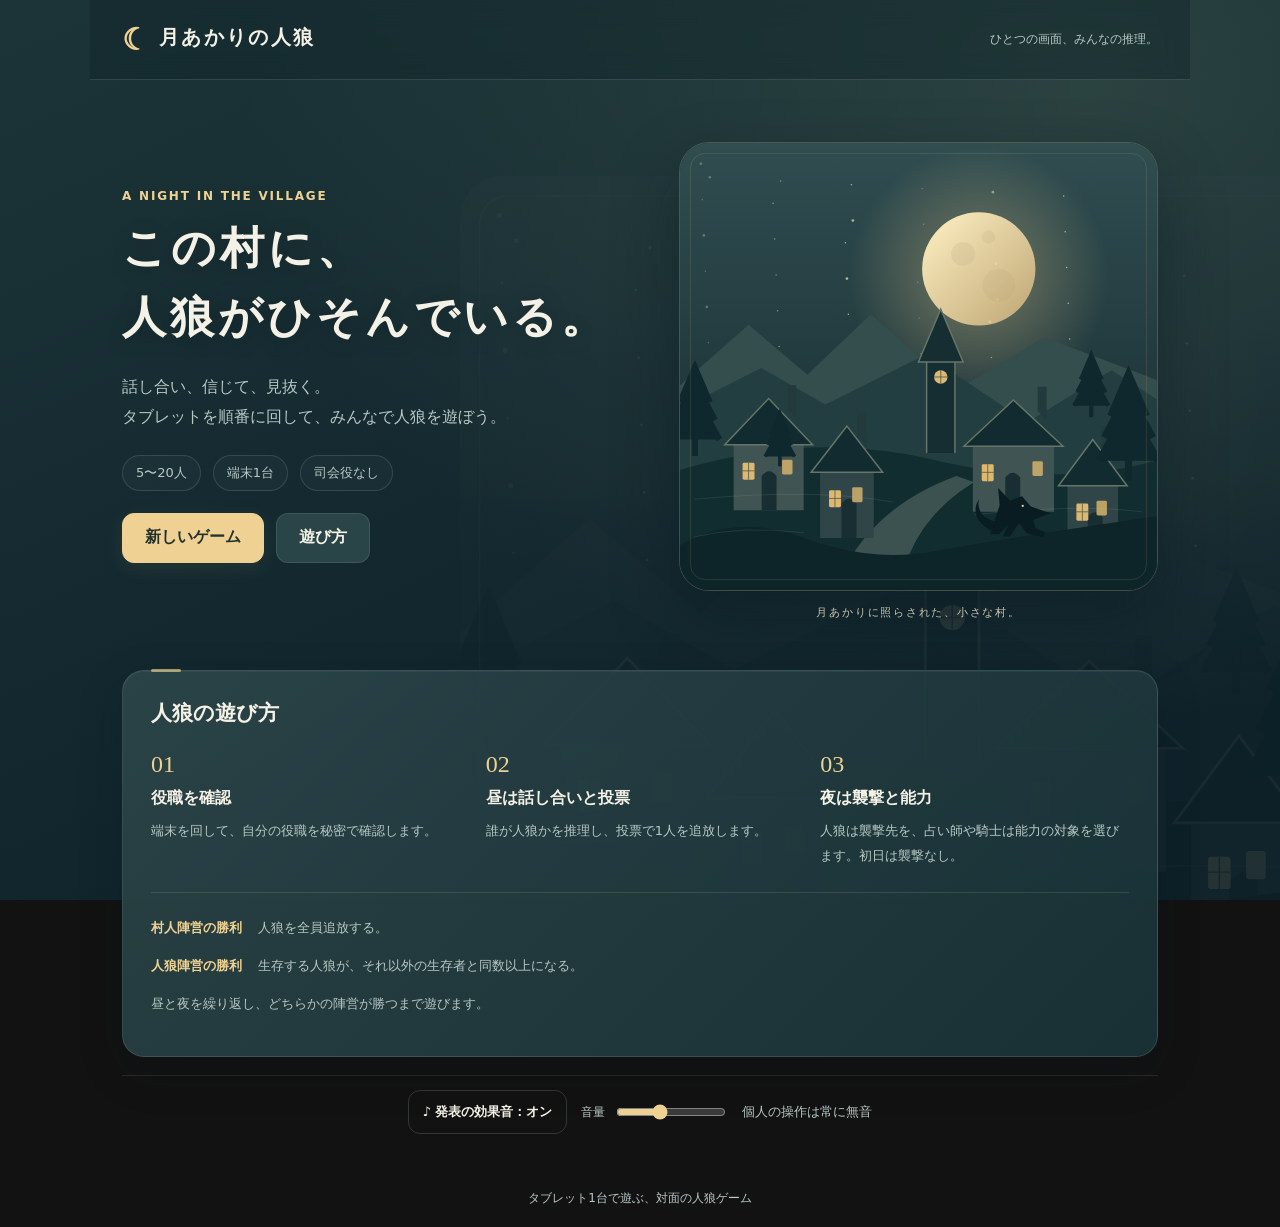
<file: index.html>
<!doctype html>
<html lang="ja"><head><meta charset="utf-8"><meta name="viewport" content="width=device-width,initial-scale=1"><meta name="theme-color" content="#172d30"><title>月あかりの人狼</title><style>:root{color-scheme:dark;--bg:#132629;--panel:#20383b;--line:#466062;--ink:#f4f1e6;--muted:#b8c9c5;--gold:#edcc88;--green:#b9dfcc}*{box-sizing:border-box}body{margin:0;color:var(--ink);background:radial-gradient(ellipse at 90% 0,#3c5553,transparent 50%),var(--bg);font-family:system-ui,'Yu Gothic',sans-serif;min-height:100vh;font-size:16px}header,main,footer{max-width:1100px;margin:auto;padding:22px 32px}header{display:flex;align-items:center;justify-content:space-between;border-bottom:1px solid #ffffff20}.brand{color:var(--ink);text-decoration:none;font-weight:750;font-size:20px;letter-spacing:.07em}.brand span{color:var(--gold);font-size:30px;vertical-align:middle}.tag,footer{font-size:12px;color:var(--muted)}footer{text-align:center;padding:20px}main{padding-top:30px}h1{font-size:clamp(28px,4vw,44px);line-height:1.4;margin:10px 0 20px;letter-spacing:.035em}h2{font-size:21px;margin:0 0 18px}h3{font-size:17px}.eyebrow{color:var(--gold);font-size:12px;letter-spacing:.15em;font-weight:700}.lead{color:var(--muted);line-height:1.9;max-width:650px}.panel{border:1px solid var(--line);background:#20383be6;border-radius:22px;padding:28px;margin:18px 0}.hero{display:grid;grid-template-columns:1.3fr .7fr;gap:28px;align-items:center;padding:35px 0}.moon{width:210px;height:210px;border-radius:50%;background:radial-gradient(circle at 30% 30%,#fff3c9,#d4b876);box-shadow:0 0 95px #edcc8830;position:relative;margin:auto}.moon:after{content:'';position:absolute;left:65px;top:-20px;width:180px;height:180px;background:#233a3c;border-radius:50%}.village{display:flex;justify-content:center;gap:8px;margin-top:24px;color:var(--gold);font-size:35px}.pills,.actions{display:flex;gap:12px;flex-wrap:wrap;margin:22px 0}.pill{font-size:13px;border:1px solid var(--line);border-radius:99px;padding:8px 13px;color:var(--muted)}button,.button{border:1px solid var(--line);background:#2a4548;color:var(--ink);min-height:50px;padding:13px 22px;border-radius:12px;font:inherit;font-weight:650;cursor:pointer;text-decoration:none;display:inline-flex;align-items:center;justify-content:center;gap:8px}button:hover{background:#36575a}button.primary{background:var(--gold);color:#24322d;border-color:var(--gold)}button.secondary{color:var(--green)}button:disabled{opacity:.4;cursor:default}button:focus-visible,input:focus-visible,select:focus-visible,summary:focus-visible{outline:3px solid var(--gold);outline-offset:3px}.wide{width:100%}.split{display:grid;grid-template-columns:1fr 1fr;gap:22px}.names{display:grid;grid-template-columns:1fr 1fr;gap:10px}label{display:block;color:var(--muted);font-size:14px}input,select{background:#152d30;color:var(--ink);border:1px solid var(--line);border-radius:10px;min-height:48px;padding:10px 12px;font:inherit;max-width:100%}input[type=text]{width:100%;margin-top:5px}.names label{display:flex;gap:9px;align-items:center}.names input{margin:0}.roles{display:grid;gap:10px}.role-row{display:flex;gap:12px;align-items:center;border-bottom:1px solid #ffffff12;padding:9px 0}.role-icon{font-size:29px;color:var(--gold);width:36px;text-align:center}.role-info{flex:1}.role-info strong{font-size:16px}.role-info small{display:block;color:var(--muted);font-size:12px;margin-top:4px;line-height:1.6}.stepper{display:flex;align-items:center;gap:10px}.stepper button{padding:0;min-width:48px;font-size:23px}.stepper output{min-width:18px;text-align:center}.special{font-size:11px;color:var(--green);margin-left:8px}.hint{font-size:13px;color:var(--muted);line-height:1.8}.notice{padding:14px 18px;border-left:3px solid var(--gold);background:#edcc8810;line-height:1.8;margin:18px 0}.error{color:#ffd0bf}.settings{display:grid;grid-template-columns:1fr 1fr;gap:18px;margin-top:20px}.settings select{display:block;width:100%;margin-top:8px}summary{cursor:pointer;color:var(--green);padding:10px 0;min-height:44px}details p{line-height:1.8;color:var(--muted)}.private{text-align:center;max-width:800px;margin:20px auto}.private .panel{border-color:#759384}.private-icon{font-size:66px;color:var(--gold);margin:8px}.role-title{font-size:42px;margin:8px}.secret-label{color:var(--green);font-size:12px;letter-spacing:.12em}.targets{display:grid;grid-template-columns:repeat(3,1fr);gap:12px;margin:22px 0}.targets button{flex-direction:column;min-height:76px;font-size:17px}.targets button.selected{border:2px solid var(--gold);background:#edcc881a}.targets small{color:var(--muted);font-size:11px}.players{display:flex;flex-wrap:wrap;gap:10px}.player{background:#152d30;border:1px solid var(--line);border-radius:12px;padding:13px 17px}.dead{opacity:.5;text-decoration:line-through}.timer{font-variant-numeric:tabular-nums;font-size:68px;color:var(--gold);letter-spacing:.03em;margin:10px 0}.center{text-align:center}.topline{display:flex;justify-content:space-between;gap:15px;align-items:center}.count{color:var(--gold);font-size:14px}table{border-collapse:collapse;width:100%;font-size:14px}td,th{text-align:left;border-bottom:1px solid var(--line);padding:13px 10px}th{color:var(--muted)}.scroll{overflow:auto}.log{line-height:1.9;color:var(--muted)}.subtle{font-size:13px;padding:10px 14px;min-height:44px;background:transparent}.hold{user-select:none;touch-action:none;min-width:260px}.hold.holding{background:var(--green);color:#17332a}.hidden{display:none}.save-status{color:#ffd0bf;font-size:13px}dialog{max-width:600px;width:90%;background:var(--panel);color:var(--ink);border:1px solid var(--line);border-radius:20px;padding:26px}dialog::backdrop{background:#061718d9}@media(max-width:750px){header,main,footer{padding-left:18px;padding-right:18px}.tag{display:none}.hero{grid-template-columns:1fr;padding-top:10px}.hero-art{display:none}.split{grid-template-columns:1fr}.panel{padding:20px}.targets{grid-template-columns:repeat(2,1fr)}.settings{grid-template-columns:1fr 1fr}.role-info small{font-size:11px}.stepper{gap:7px}.private{margin:0 auto}h1{font-size:30px}}@media(max-width:430px){.settings,.names{grid-template-columns:1fr}.role-row{gap:6px}.role-icon{width:25px;font-size:23px}.stepper button{min-width:44px}.timer{font-size:55px}}@media(prefers-reduced-motion:no-preference){.panel{animation:appear .18s ease-out}@keyframes appear{from{opacity:.5;transform:translateY(5px)}to{opacity:1;transform:none}}}
:root{--line:#64797660;--gold:#efd293}body{background:radial-gradient(ellipse at 85% 10%,#40595080,transparent 55%),linear-gradient(155deg,#1c3438,#0c2028 85%);background-attachment:fixed}.ambient{position:fixed;inset:0;z-index:-1;pointer-events:none;overflow:hidden}.ambient .village-scene{position:absolute;right:-80px;bottom:-120px;width:900px;opacity:.13;filter:saturate(.6)}header{background:#12262b70;backdrop-filter:blur(12px)}.brand{font-family:Georgia,'Yu Mincho',serif;letter-spacing:.12em}.hero{grid-template-columns:1.08fr 1fr;gap:40px;padding:32px 0}.hero h1{font-family:Georgia,'Yu Mincho',serif;font-size:clamp(36px,4.8vw,56px);font-weight:650;letter-spacing:.09em;line-height:1.55;text-shadow:0 3px 22px #0003}.hero-art{position:relative}.village-scene{width:100%;height:auto;display:block}.hero-art .village-scene{box-shadow:0 28px 65px #05151e66;border-radius:30px;border:1px solid #c7b78640}.art-caption{display:block;color:#c8c7ae;text-align:center;font-size:11px;letter-spacing:.16em;margin-top:14px}.panel{background:linear-gradient(135deg,#2c4548ec,#193237ee);box-shadow:0 15px 45px #04161a30,inset 0 1px #ffffff0b;position:relative}.panel:before{content:'';position:absolute;width:30px;height:3px;background:var(--gold);top:-2px;left:28px;border-radius:9px;opacity:.65}.role-row{padding:12px;border:1px solid #94ada220;border-radius:13px;background:linear-gradient(120deg,#35505250,#18303460)}.role-icon{width:54px;flex-shrink:0}.role-icon .role-illustration{width:52px;height:52px;display:block}.role-illustration{color:var(--gold);width:120px;height:120px}.role-card-art{position:relative;display:grid;place-items:center;margin:5px auto 15px;width:180px;height:180px;background:radial-gradient(circle,#edcc881c,transparent 70%)}.role-card-art:before{content:'';position:absolute;inset:5px;border:1px solid #edcc8830;transform:rotate(45deg);border-radius:18px}.role-card-art .role-illustration{width:145px;height:145px;filter:drop-shadow(0 4px 15px #eccb8540)}.role-title{font-family:'Yu Mincho',Georgia,serif;letter-spacing:.12em}.private .panel{border-color:#bba77560}.reading{border:1px solid #e6c78460;background:radial-gradient(ellipse at top,#dbc17d18,transparent),#10282e70;padding:24px;border-radius:16px;margin:20px 0}.reading .role-illustration{display:block;margin:14px auto;width:86px;height:86px}.reading h2{font-size:26px;color:#f3daaa}.seat-medallion{width:34px;height:34px;display:grid;place-items:center;border-radius:50%;color:var(--gold);border:1px solid #edd29970;background:#11282d;font-size:15px;font-family:Georgia,serif}.targets button{background:linear-gradient(145deg,#365256,#203c40);box-shadow:0 4px 12px #07191d25;padding:14px;min-height:105px}.targets button.selected{background:linear-gradient(145deg,#655f4560,#364b3c80);box-shadow:0 0 0 3px #edcc8810}.targets button.selected .seat-medallion{background:var(--gold);color:#21342f}.timer{font-family:Georgia,serif;text-shadow:0 0 40px #edcc8820}.split{align-items:start}.pill{background:#b3ccbd09}.primary{box-shadow:0 5px 20px #edcc8815}button{transition:background .15s,border-color .15s}h1{font-family:'Yu Mincho',Georgia,serif}.private-icon{background:radial-gradient(circle,#edcc8818,transparent 68%);width:100px;height:100px;display:grid;place-items:center;margin:10px auto}.players .player{background:linear-gradient(140deg,#304a4e,#183137)}@media(max-width:750px){.hero{grid-template-columns:1fr;gap:20px}.hero-art{display:block;order:-1;max-width:360px;width:100%;margin:auto}.hero-art .village-scene{max-height:260px;object-fit:cover;object-position:50% 40%}.hero-art .art-caption{display:none}.hero h1{font-size:34px}.role-icon{width:44px}.role-icon .role-illustration{width:42px;height:42px}.role-row{padding:8px}.role-card-art{width:155px;height:155px}}@media(max-width:430px){.hero-art .village-scene{max-height:210px}.hero h1{font-size:30px}.role-icon{width:35px}.role-icon .role-illustration{width:34px;height:34px}.role-info small{font-size:11px}.role-info strong{font-size:15px}.targets button{font-size:15px;min-height:98px}.reading{padding:18px}.reading h2{font-size:22px}}@media(prefers-reduced-motion:reduce){button{transition:none}}

.hero h1{font-size:clamp(32px,4vw,44px)}@media(max-width:430px){.hero h1{font-size:30px}}
.phase-track{display:flex;justify-content:center;gap:0;margin:0 0 24px;border-bottom:1px solid #d7c89a20;padding-bottom:14px}.phase-track span{font-size:12px;letter-spacing:.04em;color:#9fb7b0;padding:7px 17px;position:relative}.phase-track span+span:before{content:'›';position:absolute;left:-3px;color:#728d85}.phase-track .active{color:var(--gold);background:#edcc8810;border-radius:20px}.announcement{text-align:center;min-height:500px;display:flex;flex-direction:column;align-items:center;justify-content:center;padding:30px 12px;isolation:isolate;position:relative}.announcement .lead{margin:0 auto 28px}.announcement h1{font-size:clamp(27px,4vw,38px)}.reveal-orbit{position:relative;width:130px;height:130px;display:grid;place-items:center;border-radius:50%;margin-bottom:25px;background:radial-gradient(circle,#edcc8825,transparent 70%);border:1px solid #edcc8840}.reveal-orbit:before,.reveal-orbit:after{content:'';position:absolute;inset:-12px;border:1px dashed #edcc8840;border-radius:50%}.reveal-orbit:after{inset:14px;border-style:solid;border-color:#edcc8825}.reveal-orbit span{color:var(--gold);font-size:65px}.sunrise:before{content:'';position:absolute;inset:0;z-index:-1;background:radial-gradient(ellipse at center,#eac58426,transparent 65%)}.ballot .reveal-orbit{border-radius:20px;background:linear-gradient(140deg,#385356,#1a3439);box-shadow:0 15px 40px #06181d80}.ballot .reveal-orbit:before{border-radius:28px;inset:-8px;border-style:solid}.ballot .reveal-orbit:after{display:none}.announcement-result{padding:30px 40px}.announcement-symbol{font-size:45px;color:var(--gold);margin:2px 0 15px}.gm-story{color:#d0d6c9;font-size:16px;line-height:2;max-width:680px;margin:12px auto 22px}.verdict{font-family:'Yu Mincho',Georgia,serif;font-size:clamp(24px,3.4vw,34px);color:var(--gold);line-height:1.8;border-top:1px solid #edcc8830;border-bottom:1px solid #edcc8830;padding:24px 8px;overflow-wrap:anywhere}.gm-guide{line-height:1.9;color:var(--muted);font-size:14px;max-width:700px;margin:20px auto}.announcement-result.loss{background:radial-gradient(ellipse at top,#88695018,transparent 70%),linear-gradient(135deg,#2c4548ec,#193237ee)}.announcement-result.peace{background:radial-gradient(ellipse at top,#dbc48020,transparent 70%),linear-gradient(135deg,#2c4548ec,#193237ee)}.announcement-result.tie .verdict{color:var(--green)}.timer-cue{min-height:46px;line-height:1.8;font-size:13px;color:var(--gold)}.time-up{color:#f1b98c}@media(prefers-reduced-motion:no-preference){.reveal-orbit:before{animation:orbit 9s linear infinite}.reveal-orbit span{animation:breathe 1.4s ease-in-out infinite}.sunrise:before{animation:dawn 2.6s ease-out forwards}.ballot .reveal-orbit{animation:unseal 2.6s ease-in-out forwards}.announcement-result .verdict{animation:verdict .5s ease-out}@keyframes orbit{to{transform:rotate(360deg)}}@keyframes breathe{50%{opacity:.6;transform:scale(.96)}}@keyframes dawn{from{opacity:0;transform:scale(.6)}to{opacity:1;transform:scale(1.1)}}@keyframes unseal{0%{transform:translateY(12px);opacity:.4}60%{transform:translateY(0);opacity:1}100%{transform:translateY(-6px);box-shadow:0 0 65px #edcc8830}}@keyframes verdict{from{opacity:0;transform:translateY(10px)}to{opacity:1;transform:none}}}@media(max-width:600px){.phase-track span{padding:7px 10px;font-size:11px}.announcement-result{padding:24px 18px}.announcement{min-height:420px}.gm-story{font-size:14px}.gm-guide{font-size:13px}.verdict{padding:20px 0}.announcement h1{font-size:25px}}
.audio-controls{display:flex;align-items:center;justify-content:center;gap:14px;flex-wrap:wrap;padding:14px 0;margin-top:12px;border-top:1px solid #edcc8820}.audio-controls label{display:flex;align-items:center;gap:9px;font-size:12px}.audio-controls input{min-height:32px;width:110px;padding:0;accent-color:var(--gold)}@media(max-width:600px){.audio-controls{gap:10px}.audio-controls .hint{width:100%;text-align:center}}

.target-confirmation{min-height:32px;color:var(--muted);line-height:1.8;font-size:14px;margin:4px 0 20px}.target-confirmation strong{color:var(--gold)}.targets button{min-width:0;overflow-wrap:anywhere}

.rule-steps{display:grid;grid-template-columns:repeat(3,1fr);gap:26px;margin:24px 0}.rule-number{font-family:Georgia,serif;color:var(--gold);font-size:24px}.rule-steps h3{margin:10px 0;font-size:16px}.rule-steps p{font-size:13px;color:var(--muted);line-height:1.9;margin:0}.rule-victory{border-top:1px solid #edcc8825;padding-top:10px}.rule-victory p{font-size:13px;line-height:1.9;color:var(--muted)}.rule-victory strong{color:var(--gold);display:inline-block;margin-right:12px}@media(max-width:600px){.rule-steps{grid-template-columns:1fr;gap:18px}.rule-steps>div{padding-left:42px;position:relative}.rule-number{position:absolute;left:0;top:7px}.rule-victory strong{display:block}}
</style></head>
<body><div class="ambient" aria-hidden="true"></div><header><a class="brand" href="./index.html"><span aria-hidden="true">☾</span> 月あかりの人狼</a><span class="tag">ひとつの画面、みんなの推理。</span></header><main id="app"></main><footer>タブレット1台で遊ぶ、対面の人狼ゲーム</footer><script>(function(root){
'use strict';
const roles={
 villager:{name:'村人',team:'village',symbol:'◇',desc:'話し合いと投票で、人狼を見つけよう。'},
 wolf:{name:'人狼',team:'wolf',symbol:'☾',desc:'仲間と襲撃先を選び、人狼だと気づかれずに生き残ろう。'},
 seer:{name:'占い師',team:'village',symbol:'✧',desc:'毎晩1人を占い、人狼かどうかを調べられる。'},
 knight:{name:'騎士',team:'village',symbol:'♜',desc:'毎晩、自分以外の1人を人狼の襲撃から守れる。'},
 medium:{name:'霊媒師',team:'village',symbol:'❋',desc:'昼に追放された人が、人狼だったか分かる。'},
 mad:{name:'狂人',team:'wolf',special:true,symbol:'♢',desc:'人狼の味方。誰が人狼かは知らない。'},
 shared:{name:'共有者',team:'village',special:true,symbol:'∞',desc:'2人1組。お互いが村人陣営だと分かる。'},
 fanatic:{name:'狂信者',team:'wolf',special:true,symbol:'✦',desc:'人狼の味方。誰が人狼かを知っている。'}
};
function random(n){if(!Number.isInteger(n)||n<1)throw Error('抽選候補がありません');const max=4294967296-Math.floor(4294967296%n);let x;do{x=root.crypto.getRandomValues(new Uint32Array(1))[0];}while(x>=max);return x%n;}
function shuffle(a){a=[...a];for(let i=a.length-1;i>0;i--){let j=random(i+1);[a[i],a[j]]=[a[j],a[i]];}return a;}
function preset(n,kind='basic'){
 const c=Object.fromEntries(Object.keys(roles).map(k=>[k,0]));c.wolf=n<=6?1:n<=11?2:n<=16?3:4;c.seer=1;
 if(kind!=='beginner'){c.knight=1;c.medium=n>=8?1:0;}
 if(kind==='shared')c.shared=2;
 if(kind==='fanatic'){c.mad=0;c.fanatic=1;}
 c.villager=n-Object.values(c).reduce((a,b)=>a+b,0);return c;
}
function validate(c,n){
 if(!Number.isInteger(n)||n<5||n>20)return '参加人数は5〜20人にしてください。';
 if(Object.keys(c).some(k=>!roles[k])||Object.keys(roles).some(k=>!Number.isInteger(c[k])||c[k]<0))return '役職の人数を確認してください。';
 if(Object.values(c).reduce((a,b)=>a+b,0)!==n)return '役職の合計を参加人数に合わせてください。';
 if(c.wolf<1)return '人狼を1人以上入れてください。';
 if(c.wolf>=n-c.wolf)return '人狼が多すぎます。村人側の人数を増やしてください。';
 if(c.shared!==0&&c.shared!==2)return '共有者は0人か2人にしてください。';
 if(c.fanatic>1)return '狂信者は1人までにしてください。';
 return '';
}
function winner(g){let p=g.players.filter(p=>p.alive),w=p.filter(p=>p.role==='wolf').length,h=p.length-w;return w===0?'village':w>=h?'wolf':null;}
function create(names,c,settings){let error=validate(c,names.length);if(error)throw Error(error);let deck=shuffle(Object.entries(c).flatMap(([k,n])=>Array(n).fill(k))),clean=names.map((name,id)=>name.trim()||`参加者${id+1}`);return {version:1,players:clean.map((name,id)=>({id,name:clean.filter(n=>n===name).length>1?`${name}（席${id+1}）`:name,role:deck[id],alive:true,history:[],lastGuard:null})),counts:{...c},settings:{...settings},phase:'deal',i:0,day:1,night:0,actions:{},votes:{},round:0,candidates:[],events:[],results:{},pendingDead:[],winner:null,deadline:null,remaining:settings.minutes*60000};}
function ids(g){return g.players.filter(p=>p.alive).map(p=>p.id);}
function startNight(g,initial=false){g.phase='night';g.night=initial?0:g.day;g.i=0;g.queue=ids(g);g.actions={};g.results={};g.pendingDead=[];g.initial=initial;g.deadline=null;}
function validTargets(g,id){let p=g.players[id];return g.players.filter(t=>t.alive&&t.id!==id&&(p.role!=='wolf'||t.role!=='wolf')&&(p.role!=='knight'||g.settings.repeatGuard||t.id!==p.lastGuard)).map(t=>t.id);}
function submitNight(g,id,target){let p=g.players[id];if(!p?.alive)throw Error('行動できません');if(Object.hasOwn(g.actions,id))return g.results[id]||null;let active=!g.initial&&['wolf','seer','knight'].includes(p.role)||g.initial&&p.role==='seer'&&g.settings.firstSeer==='free';if(active){let targets=validTargets(g,id);if(targets.length&&!targets.includes(target))throw Error('対象を選んでください');if(!targets.length)target=null;}else target=null;g.actions[id]=target;
 let msg=null;
 if(p.role==='seer'){
  if(g.initial&&g.settings.firstSeer==='random'){let pool=g.players.filter(t=>t.alive&&t.id!==id&&t.role!=='wolf');if(pool.length)target=pool[random(pool.length)].id;}
  if(target!==null){msg=`${g.players[target].name}：${g.players[target].role==='wolf'?'人狼':'人狼ではない'}`;}
 }
 if(p.role==='medium'&&!g.initial&&g.lastExile!==null&&g.lastExile!==undefined){let t=g.players[g.lastExile];msg=`追放された${t.name}：${t.role==='wolf'?'人狼':'人狼ではない'}`;}
 if(msg){g.results[id]=msg;p.history.push({night:g.night,text:msg});}return msg;
}
function selectPlurality(values){let counts={};values.forEach(v=>{if(v!==null)counts[v]=(counts[v]||0)+1;});let entries=Object.entries(counts);if(!entries.length)return {target:null,tied:[]};let max=Math.max(...entries.map(e=>e[1])),tied=entries.filter(e=>e[1]===max).map(e=>Number(e[0]));return {target:tied[random(tied.length)],tied};}
function resolveNight(g){
 if(ids(g).some(id=>!Object.hasOwn(g.actions,id)))throw Error('夜の入力が完了していません');
 let dead=null,attack=null,tied=[];let alive=g.players.filter(p=>p.alive);
 if(!g.initial){let pick=selectPlurality(alive.filter(p=>p.role==='wolf').map(p=>g.actions[p.id]));attack=pick.target;tied=pick.tied;let protectedIds=alive.filter(p=>p.role==='knight').map(p=>g.actions[p.id]);if(attack!==null&&!protectedIds.includes(attack))dead=attack;}
 for(let p of alive)if(p.role==='knight'&&!g.initial)p.lastGuard=g.actions[p.id];
 g.pendingDead=dead===null?[]:[dead];g.events.push({type:'night',night:g.night,dead:[...g.pendingDead],attack,tied,actions:{...g.actions}});dawn(g);
}
function dawn(g){g.pendingDead.forEach(id=>g.players[id].alive=false);if(!g.initial)g.day++;g.phase='morning';g.winner=winner(g);g.deadline=null;g.remaining=g.settings.minutes*60000;}
function startVote(g){g.phase='vote';g.queue=ids(g);g.i=0;g.votes={};g.round=0;g.candidates=ids(g);g.deadline=null;}
function submitVote(g,id,target){if(!ids(g).includes(id)||id===target||!g.candidates.includes(target))throw Error('投票先を選んでください');g.votes[id]=target;}
function resolveVote(g){
 if(ids(g).some(id=>!Object.hasOwn(g.votes,id)))throw Error('投票が完了していません');
 let counts=Object.fromEntries(g.candidates.map(id=>[id,0]));Object.values(g.votes).forEach(id=>counts[id]++);let max=Math.max(...Object.values(counts)),tied=g.candidates.filter(id=>counts[id]===max);g.voteSummary=counts;
 g.events.push({type:'vote',day:g.day,round:g.round,votes:{...g.votes},counts:{...counts}});
 if(tied.length>1&&g.round===0){g.phase='tie';g.candidates=tied;return;}
 let exiled=tied.length===1?tied[0]:g.settings.tie==='random'?tied[random(tied.length)]:null;
 g.lastExile=exiled;if(exiled!==null)g.players[exiled].alive=false;
 g.events.push({type:'exile',day:g.day,id:exiled,tied});g.phase='exile';g.winner=winner(g);
}
function revote(g){g.phase='vote';g.queue=ids(g);g.i=0;g.votes={};g.round=1;}
const api={roles,random,shuffle,preset,validate,winner,create,ids,startNight,validTargets,submitNight,resolveNight,dawn,startVote,submitVote,resolveVote,revote};
if(typeof module!=='undefined')module.exports=api;else root.Werewolf=api;
})(globalThis);
</script><script>'use strict';
function villageArt(){return `<svg class="village-scene" viewBox="0 0 640 600" fill="none" aria-hidden="true"><defs><linearGradient id="sky" x2="0" y2="600" gradientUnits="userSpaceOnUse"><stop stop-color="#304d50"/><stop offset="1" stop-color="#14282d"/></linearGradient><radialGradient id="glow"><stop stop-color="#edcd8e" stop-opacity=".4"/><stop offset="1" stop-color="#edcd8e" stop-opacity="0"/></radialGradient><linearGradient id="moonlight" x2="1" y2="1"><stop stop-color="#fff1c4"/><stop offset="1" stop-color="#bea573"/></linearGradient></defs><rect width="640" height="600" rx="30" fill="url(#sky)"/><circle cx="401" cy="180" r="175" fill="url(#glow)"/><circle cx="401" cy="169" r="76" fill="url(#moonlight)"/><circle cx="380" cy="149" r="16" fill="#b7a479" opacity=".2"/><circle cx="428" cy="191" r="22" fill="#b7a479" opacity=".2"/><circle cx="414" cy="126" r="9" fill="#b7a479" opacity=".2"/>${Array.from({length:37},(_,i)=>`<circle cx="${28+(i*97)%580}" cy="${28+(i*53)%270}" r="${i%4===0?1.8:1}" fill="#eee2bc" opacity="${.3+i%3*.2}"/>`).join('')}<path d="M0 325L92 244L171 311L256 230L372 331L489 261L640 318V600H0Z" fill="#344d4d"/><path d="M0 357L109 302L195 351L330 284L466 375L579 305L640 344V600H0Z" fill="#223e40"/><path d="M0 439Q178 386 340 425T640 426V600H0Z" fill="#112d30"/><path d="M294 600Q308 508 394 455L371 447Q250 491 207 600" fill="#3c5250"/><path d="M294 600Q308 508 394 455" stroke="#698178" opacity=".35"/>${[[72,343,94],[188,380,72],[393,345,109],[520,398,68]].map(([x,y,w],i)=>`<g><path d="M${x} ${y+60}h${w}v90H${x}Z" fill="${i%2?'#304548':'#405453'}"/><path d="M${x-12} ${y+62}L${x+w/2} ${y}L${x+w+12} ${y+62}Z" fill="#122b31" stroke="#657568" stroke-width="2"/><path d="M${x+w-22} ${y+15}v-33h12v44" fill="#233a3d"/><path d="M${x+w*.4} ${y+104}q10-13 20 0v46h-20Z" fill="#192e32"/><rect x="${x+12}" y="${y+86}" width="16" height="23" rx="2" fill="#dfb870"/><path d="M${x+20} ${y+86}v23M${x+12} ${y+97}h16" stroke="#485047"/><rect x="${x+w-29}" y="${y+82}" width="14" height="20" rx="2" fill="#dfb870" opacity=".8"/></g>`).join('')}<path d="M331 416v-122h38v122M320 294l30-71 30 71Z" fill="#162e32" stroke="#657568" stroke-width="2"/><circle cx="350" cy="314" r="9" fill="#deb976"/><path d="M350 305v18M341 314h18" stroke="#394d47"/>${[[20,420,1],[602,453,1.2],[552,368,.7],[134,434,.6]].map(([x,y,s])=>`<g transform="translate(${x} ${y}) scale(${s})"><path d="M0 0V-110M-33-22L0-81 33-22M-27-48L0-99 27-48M-20-72L0-119 20-72" fill="#0e282d" stroke="#0e282d" stroke-width="8"/></g>`).join('')}<path d="M0 540Q77 496 167 530T341 548T640 501V600H0Z" fill="#0d2429"/><g stroke="#bbccba" opacity=".16"><path d="M20 478Q185 463 286 482M395 499Q534 484 620 495M18 529Q81 513 166 523"/></g><g transform="translate(447 502)" fill="#081c22"><path d="M-28 16L-18-16-20-39-4-22 12-28 24-14 50-5 27 4 30 15 43 20 40 27 19 22 8 8-4 26-14 26-6 10-19 23-31 23Z"/><path d="M-21 7Q-50 0-46-24Q-60 0-30 18Z"/><circle cx="13" cy="-15" r="1.6" fill="#e5ca88"/></g><rect x="14" y="14" width="612" height="572" rx="20" stroke="#d8be7e" opacity=".2"/></svg>`;}
function roleArt(role){const shapes={
 villager:'<path d="M28 65L60 35 92 65M36 61v39h48V61M53 100V77h14v23"/><path d="M70 44V29h11v25"/><rect x="43" y="66" width="8" height="10" fill="currentColor"/>',
 wolf:'<path d="M35 48L30 21 51 35 69 35 90 21 85 48 92 65 76 84 60 101 44 84 28 65Z"/><path d="M36 57l17 7-13 4M84 57l-17 7 13 4M52 78l8 6 8-6M60 84v9"/>',
 seer:'<circle cx="60" cy="54" r="29"/><path d="M37 89h46l6 10H31Z M48 82l-3 7M72 82l3 7"/><path d="M41 54q19-23 38 0-19 23-38 0Z"/><circle cx="60" cy="54" r="7"/><path d="M26 24v12M20 30h12M91 17v14M84 24h14"/>',
 knight:'<path d="M60 19l30 12v32q-3 25-30 39-27-14-30-39V31Z"/><path d="M60 30v43M44 66h32M56 73v14h8V73"/><path d="M60 30l-5 12h10Z" fill="currentColor"/>',
 medium:'<path d="M43 48h34v43H43Z M34 96h52M51 91v5M69 91v5"/><path d="M60 18q-20 17 0 28 20-11 0-28Z"/><path d="M32 40q-12 15 0 29M88 40q12 15 0 29M20 32q-19 25 0 46M100 32q19 25 0 46"/>',
 mad:'<path d="M28 34q32 16 64 0v32q-5 24-32 36-27-12-32-36Z"/><path d="M38 54q9-8 18 0M64 54q9-8 18 0M44 73q16 15 32 0"/><path d="M26 24l-7-9M94 24l7-9M60 21V9"/>',
 shared:'<circle cx="43" cy="42" r="14"/><circle cx="80" cy="42" r="14"/><path d="M20 88V74q23-23 46 0v14M61 88V74q22-23 44 0v14M49 88l12 10 12-10"/>',
 fanatic:'<path d="M60 23l9 20 23 3-17 16 4 24-19-11-19 11 4-24-17-16 23-3Z"/><circle cx="60" cy="59" r="45" stroke-dasharray="2 7"/><path d="M49 98h22"/>'
};return `<svg class="role-illustration" viewBox="0 0 120 120" aria-hidden="true"><circle cx="60" cy="60" r="56" fill="#edcc8808" stroke="currentColor" opacity=".3"/><g fill="none" stroke="currentColor" stroke-width="2.5" stroke-linecap="round" stroke-linejoin="round">${shapes[role]||shapes.villager}</g></svg>`;}
</script><script>'use strict';
// Audio is triggered only by the explicitly public announcement handlers.
const PublicAudio=(()=>{
 let ctx=null,enabled=true,volume=.22,generation=0,nodes=new Set();
 try{const saved=JSON.parse(localStorage.getItem('moon-public-audio')||'null');if(saved){enabled=saved.enabled!==false;volume=Math.max(.05,Math.min(.5,Number(saved.volume)||.22));}}catch{}
 function save(){try{localStorage.setItem('moon-public-audio',JSON.stringify({enabled,volume}));}catch{}}
 function stop(){generation++;for(const node of nodes){try{node.stop();}catch{}}nodes.clear();}
 async function prepare(){if(!enabled)return;try{let Type=window.AudioContext||window.webkitAudioContext;if(!Type)return;ctx??=new Type();await ctx.resume();}catch{}}
 function note(frequency,at,length,type='sine',level=1){let oscillator=ctx.createOscillator(),gain=ctx.createGain();oscillator.type=type;oscillator.frequency.setValueAtTime(frequency,at);gain.gain.setValueAtTime(0,at);gain.gain.linearRampToValueAtTime(volume*.22*level,at+.015);gain.gain.exponentialRampToValueAtTime(.0001,at+length);oscillator.connect(gain);gain.connect(ctx.destination);nodes.add(oscillator);oscillator.onended=()=>{nodes.delete(oscillator);oscillator.disconnect();gain.disconnect();};oscillator.start(at);oscillator.stop(at+length+.03);}
 async function play(kind){stop();if(!enabled)return;let token=generation;try{let Type=window.AudioContext||window.webkitAudioContext;if(!Type)return;ctx??=new Type();await ctx.resume();if(token!==generation||document.hidden||!enabled||!canPlayPublicSound())return;let t=ctx.currentTime+.02;
  if(kind==='dawn'){[[392,0,.65],[523.25,.17,.8],[659.25,.34,.8]].forEach(([f,d,l])=>note(f,t+d,l,'sine',.7));}
  if(kind==='ballot'){[[130.81,0,.18],[130.81,.23,.18],[196,.46,.42]].forEach(([f,d,l])=>note(f,t+d,l,'triangle',.9));}
  if(kind==='reveal'){note(523.25,t,.6,'sine',.65);note(783.99,t+.08,.7,'sine',.45);}
  if(kind==='victory'){[523.25,659.25,783.99,1046.5].forEach((f,i)=>note(f,t+i*.17,.62,'triangle',.7));[523.25,659.25,783.99].forEach(f=>note(f,t+.75,.9,'sine',.5));}
  if(kind==='timer'){[0,.3,.6].forEach(d=>{note(659.25,t+d,.23,'sine',.8);note(523.25,t+d,.23,'sine',.35);});}
 }catch{/* Sound support never blocks the game. */}}
 return {play,prepare,stop,get enabled(){return enabled;},get volume(){return volume;},toggle(){enabled=!enabled;stop();save();},setVolume(v){volume=Math.max(.05,Math.min(.5,Number(v)));stop();save();}};
})();
</script><script>'use strict';
const E=Werewolf,R=E.roles,app=document.getElementById('app'),SAVE='moon-werewolf-game-v1',PRESETS='moon-werewolf-presets-v1';
let game=null,screen='home',opened=false,publicOpened=false,selected=null,holdTimer=null,inactivity=null,saveError='',timerLoop=null,revealTimer=null,revealing=false;
let config={n:8,names:Array.from({length:8},(_,i)=>`参加者${i+1}`),counts:E.preset(8),kind:'basic',settings:{minutes:5,firstSeer:'free',repeatGuard:true,tie:'none',reveal:'none',showVotes:false}};
const esc=s=>String(s).replace(/[&<>"']/g,c=>({'&':'&amp;','<':'&lt;','>':'&gt;','"':'&quot;',"'":'&#39;'}[c]));
const btn=(a,t,cls='',disabled=false)=>`<button data-action="${a}" class="${cls}" ${disabled?'disabled':''}>${t}</button>`;
function getSaved(){try{return JSON.parse(localStorage.getItem(SAVE)||'null');}catch{return null;}}
function goodGame(g){return g&&g.version===1&&Array.isArray(g.players)&&g.players.length>=5&&g.players.length<=20&&g.players.every((p,i)=>p.id===i&&R[p.role]&&typeof p.alive==='boolean'&&Array.isArray(p.history))&&['deal','night','results','morning','day','vote','tie','exile','end'].includes(g.phase)&&g.settings&&Array.isArray(g.events);}
function store(){try{if(game&&game.phase!=='end')localStorage.setItem(SAVE,JSON.stringify(game));else localStorage.removeItem(SAVE);saveError='';}catch{saveError='このブラウザでは自動保存できません。画面を閉じずに遊んでください。';}}
function savedPresets(){try{let p=JSON.parse(localStorage.getItem(PRESETS)||'[]');return Array.isArray(p)?p:[];}catch{return [];}}
function resetPrivate(){PublicAudio.stop();opened=false;publicOpened=false;selected=null;clearTimeout(inactivity);clearTimeout(revealTimer);revealing=false;}
function canPlayPublicSound(){return screen==='game'&&game&&!opened&&['morning','tie','exile','end','day'].includes(game.phase)&&(revealing||publicOpened||game.phase==='end'||game.phase==='day');}
function audioControls(){return `<div class="audio-controls">${btn('toggle-audio',PublicAudio.enabled?'♪ 発表の効果音：オン':'♪ 発表の効果音：オフ','subtle')}<label>音量 <input data-volume type="range" min="5" max="50" value="${Math.round(PublicAudio.volume*100)}" aria-label="発表の効果音の音量"></label><span class="hint">個人の操作は常に無音</span></div>`;}
function go(){resetPrivate();store();render();window.scrollTo(0,0);}
function current(){return game.players[game.phase==='deal'?game.i:game.queue[game.i]];}
function roleList(c){return Object.keys(R).filter(k=>c[k]>0).map(k=>`${R[k].name} ${c[k]}人`).join(' ／ ');}
function home(){let saved=getSaved();app.innerHTML=`<section class="hero"><div><p class="eyebrow">A NIGHT IN THE VILLAGE</p><h1>この村に、<br>人狼がひそんでいる。</h1><p class="lead">話し合い、信じて、見抜く。<br>タブレットを順番に回して、みんなで人狼を遊ぼう。</p><div class="pills"><span class="pill">5〜20人</span><span class="pill">端末1台</span><span class="pill">司会役なし</span></div><div class="actions">${btn('setup','新しいゲーム','primary')}${saved?btn('resume','途中から再開','secondary'):''}${btn('rules','遊び方')}</div></div><div class="hero-art">${villageArt()}<span class="art-caption">月あかりに照らされた、小さな村。</span></div></section><section class="panel home-rules"><h2>人狼の遊び方</h2><div class="rule-steps"><div><span class="rule-number">01</span><h3>役職を確認</h3><p>端末を回して、自分の役職を秘密で確認します。</p></div><div><span class="rule-number">02</span><h3>昼は話し合いと投票</h3><p>誰が人狼かを推理し、投票で1人を追放します。</p></div><div><span class="rule-number">03</span><h3>夜は襲撃と能力</h3><p>人狼は襲撃先を、占い師や騎士は能力の対象を選びます。初日は襲撃なし。</p></div></div><div class="rule-victory"><p><strong>村人陣営の勝利</strong> 人狼を全員追放する。</p><p><strong>人狼陣営の勝利</strong> 生存する人狼が、それ以外の生存者と同数以上になる。</p></div><p class="hint">昼と夜を繰り返し、どちらかの陣営が勝つまで遊びます。</p></section>`;}
function setup(){let c=config.counts,total=Object.values(c).reduce((a,b)=>a+b,0),error=E.validate(c,config.n);let warnings=[];if(c.shared&&config.n<10)warnings.push('共有者は10人以上が目安です。村人陣営の情報が増えます。');if(c.fanatic&&config.n<8)warnings.push('狂信者は8人以上が目安です。人狼陣営の情報が増えます。');if(c.mad&&c.fanatic)warnings.push('狂人と狂信者の併用は、人狼陣営が強くなりやすい設定です。');if(c.shared&&c.fanatic)warnings.push('特殊役職は、まず1種類ずつ試すのがおすすめです。');
 const rows=special=>Object.entries(R).filter(([k,r])=>!!r.special===special).map(([k,r])=>`<div class="role-row"><span class="role-icon">${roleArt(k)}</span><div class="role-info"><strong>${r.name}</strong><small>${esc(r.desc)}</small></div><div class="stepper">${btn('minus:'+k,'−','',c[k]===0)}<output aria-label="${r.name}の人数">${c[k]}</output>${btn('plus:'+k,'＋','',c[k]>=20)}</div></div>`).join('');
 app.innerHTML=`<div class="topline"><p class="eyebrow">村の準備</p>${btn('home','ホーム','subtle')}</div><h1>誰と、どんな村で遊ぶ？</h1><div class="split"><section class="panel"><h2>参加者</h2><label>人数 <select id="number">${Array.from({length:16},(_,i)=>`<option value="${i+5}" ${config.n===i+5?'selected':''}>${i+5}人</option>`).join('')}</select></label><p class="hint">この順番で端末を回します。席順に名前を入れてください。</p><div class="names">${config.names.map((n,i)=>`<label><span>${i+1}</span><input type="text" data-name="${i}" aria-label="参加者${i+1}の名前" maxlength="20" value="${esc(n)}"></label>`).join('')}</div></section><section class="panel"><h2>役職を選ぶ</h2><label>おすすめ配役 <select id="kind">${[['beginner','はじめて（特殊役職なし）'],['basic','基本（特殊役職なし）'],['shared','共有者を追加'],['fanatic','狂信者を追加'],['custom','自由に調整']].map(([k,t])=>`<option value="${k}" ${config.kind===k?'selected':''}>${t}</option>`).join('')}</select></label><h3>基本役職</h3><div class="roles">${rows(false)}</div><h3>特殊役職 <span class="hint">お好みで追加</span></h3><div class="roles">${rows(true)}</div><p class="count">役職 ${total}人 ／ 参加者 ${config.n}人</p>${btn('fill','残りを村人で埋める','subtle')}</section></div><section class="panel"><details><summary>詳細ルールを調整する</summary><div class="settings">${setting('minutes','議論時間',[[1,'1分'],[3,'3分'],[5,'5分'],[7,'7分'],[10,'10分'],[15,'15分'],[0,'時間制限なし']])}${setting('firstSeer','初日の占い',[['free','自分で1人選ぶ'],['none','占いなし']])}${setting('repeatGuard','騎士の連続護衛',[[true,'同じ相手を続けて守れる'],[false,'同じ相手は続けて守れない']])}${setting('tie','再投票でも同票のとき',[['none','その日は追放なし'],['random','同票候補から抽選']])}${setting('reveal','脱落した人の役職',[['none','公開しない'],['exile','追放した人だけ公開'],['all','全員公開']])}${setting('showVotes','誰が誰に投票したか',[[false,'公開しない'],[true,'全員の投票後に公開']])}</div></details><p class="hint">初日は襲撃なし。騎士は自分を守れません。人狼は仲間の入力済みの襲撃先を見られます。</p>${warnings.map(w=>`<p class="notice">${w}</p>`).join('')}${error?`<p class="error" role="alert">${error}</p>`:''}<div class="actions">${btn('confirm','この設定で進む','primary',!!error)}${btn('save-preset','設定を保存')}${btn('load-preset','保存した設定')}</div></section>`;
}
function setting(key,label,choices){return `<label>${label}<select data-setting="${key}">${choices.map(([v,t])=>`<option value="${v}" ${String(config.settings[key])===String(v)?'selected':''}>${t}</option>`).join('')}</select></label>`;}
function confirmScreen(){app.innerHTML=`<p class="eyebrow">みんなで確認</p><h1>この村のルール</h1><section class="panel"><h2>${config.n}人の配役</h2><p class="lead">${roleList(config.counts)}</p><ul class="log"><li>村人陣営：人狼を全員追放すると勝利。</li><li>人狼陣営：生存人狼が、それ以外の生存者と同数以上になると勝利。</li><li>狂人・狂信者は人狼の味方ですが、人狼の人数には数えません。</li><li>初日は襲撃なし。占い：${{random:'ランダムの非人狼情報',free:'自由に選択',none:'なし'}[config.settings.firstSeer]}。</li><li>騎士は自分を守れません。連続護衛は${config.settings.repeatGuard?'可能':'不可'}。</li><li>同票は候補だけで再投票。再同票なら${config.settings.tie==='none'?'追放なし':'候補から抽選'}。</li><li>脱落時の役職：${{none:'非公開',exile:'追放者のみ公開',all:'全員公開'}[config.settings.reveal]}。投票先：${config.settings.showVotes?'公開':'非公開'}。</li><li>人狼は、仲間の入力済みの襲撃先を見られます。後の順番の人ほど多くの情報を見られます。</li><li>人狼の票が割れたら最多票、同票なら抽選で襲撃先が決まります。</li><li>夜は1周だけ。占い・霊媒の結果はその場で確認し、襲撃は全員の入力後に処理します。</li><li>同じ夜に襲撃される占い師・霊媒師も、朝の脱落発表までは結果を確認できます。</li></ul><div class="notice">秘密の画面は本人だけで確認。操作中はほかの人の画面を見ず、画面を見せて役職を証明しないでください。</div><div class="actions">${btn('start','役職を配る','primary')}${btn('setup','設定に戻る')}</div></section>`;}
function handoff(){let p=current(),phase=game.phase,caption={deal:'役職の確認',night:game.initial?'初日の夜':'夜の行動',results:'夜の確認',vote:game.round?'再投票':'投票'}[phase];app.innerHTML=`<section class="private"><p class="eyebrow">${caption} · ${game.i+1} / ${phase==='deal'?game.players.length:game.queue.length}</p><div class="panel"><div class="private-icon" aria-hidden="true">⌑</div><h1>${esc(p.name)} さんに<br>渡してください</h1><p class="lead" style="margin:0 auto">席番号 ${p.id+1}。まわりから画面が見えない状態で開いてください。</p><div class="actions" style="justify-content:center"><button class="primary hold" id="open-secret">長押しして開く</button></div><p class="hint">約0.7秒長押し。キーボードではEnterを押してください。</p></div>${btn('suspend','隠したまま中断する','subtle')}</section>`;}
function teammates(p){if(p.role==='wolf'||p.role==='fanatic')return game.players.filter(t=>t.role==='wolf'&&t.id!==p.id).map(t=>`${esc(t.name)}（席${t.id+1}）`).join('、')||'ほかの人狼はいません';if(p.role==='shared')return game.players.filter(t=>t.role==='shared'&&t.id!==p.id).map(t=>`${esc(t.name)}（席${t.id+1}）`).join('、');return '';}
function secret(){let p=current(),r=R[p.role],phase=game.phase,content='',can=true,label='確認した・隠して次へ';
 if(phase==='deal'){content=`<div class="role-card-art">${roleArt(p.role)}</div><h1 class="role-title">${r.name}</h1><p class="secret-label">${r.team==='wolf'?'人狼陣営':'村人陣営'}${r.special?' · 特殊役職':''}</p><p class="lead" style="margin:auto">${r.desc}</p><p>${r.team==='wolf'?'人狼陣営':'村人陣営'}が勝てば、脱落してもあなたの勝利です。</p>${teammates(p)?`<div class="notice">${p.role==='shared'?'あなたの相方':'人狼の仲間'}：${teammates(p)}</div>`:''}`;}
 if(phase==='night'){
  if(p.role==='medium'&&!Object.hasOwn(game.actions,p.id)){E.submitNight(game,p.id,null);store();}
  if(p.role==='seer'&&game.initial&&game.settings.firstSeer==='random'&&!Object.hasOwn(game.actions,p.id)){E.submitNight(game,p.id,null);store();}
  let committed=Object.hasOwn(game.actions,p.id);
  let active=!game.initial&&['wolf','seer','knight'].includes(p.role)||game.initial&&p.role==='seer'&&game.settings.firstSeer==='free';
  content=`<h1>${game.initial?'初日の夜':`${game.day}日目の夜`}</h1><p class="secret-label">あなたは ${r.name}</p>`;
  if(p.role==='wolf')content+=`<div class="notice">仲間：${teammates(p)}</div>`;
  if(p.role==='wolf'&&!game.initial){let others=game.players.filter(t=>t.alive&&t.role==='wolf'&&t.id!==p.id);content+=`<h3>仲間の襲撃先</h3><p class="hint">この時点で入力済みの内容です。</p><div class="log">${others.map(t=>`${esc(t.name)} → ${Object.hasOwn(game.actions,t.id)?esc(game.players[game.actions[t.id]]?.name||'対象なし'):'未入力'}`).join('<br>')||'あなた1人で襲撃先を選びます。'}</div>`;}
  if(committed&&game.results[p.id]){content+=`<div class="reading"><span class="eyebrow">${p.role==='seer'?'占い':'霊媒'}の結果</span>${roleArt(p.role)}<h2>${esc(game.results[p.id])}</h2><p class="hint">あなたにだけ分かる情報です。結果を覚えてから画面を隠してください。</p></div>`;label='結果を確認・隠して次へ';}
  else if(active&&!committed){let targets=E.validTargets(game,p.id);content+=`<p>${{wolf:'襲撃したい人',seer:'占いたい人',knight:'守りたい人'}[p.role]}を1人選んでください。</p>${targetButtons(targets)}`;can=targets.length===0||selected!==null;label=targets.length?(p.role==='seer'?'この人を占って結果を見る':'選択を確定・隠して次へ'):'対象なし・隠して次へ';if(!targets.length)content+='<p class="hint">選べる対象がいないため、今夜の能力は使いません。</p>';}
  else content+=`<div class="notice">${game.initial?'初日は襲撃なし。':'今夜、選ぶ行動はありません。'}${game.initial&&p.role==='seer'&&game.settings.firstSeer==='random'?'占いの結果は、この後の確認でお知らせします。':'静かに確認して、次の人に渡してください。'}</div>`;
  if(p.history.length)content+=`<details><summary>自分の過去の結果</summary>${renderHistory(p)}</details>`;
 }
 if(phase==='results'){content=`<h1>今夜の確認</h1><div class="notice">${game.results[p.id]?esc(game.results[p.id]):'今夜、あなたへの新しいお知らせはありません。'}</div>`;if(p.role==='wolf'&&!game.initial&&!game.pendingDead.includes(p.id)){let event=game.events[game.events.length-1];content+=`<h3>人狼みんなの入力</h3><div class="log">${game.players.filter(t=>t.alive&&t.role==='wolf').map(t=>`${esc(t.name)} → ${esc(game.players[game.actions[t.id]]?.name||'対象なし')}`).join('<br>')}</div><p>決まった襲撃先：${esc(game.players[event.attack]?.name||'対象なし')}${event.tied.length>1?'（同票のため抽選）':''}</p><p class="hint">襲撃が成功したかは、朝の発表で確認します。</p>`;}content+='<p class="hint">確認したら画面を隠し、次の人に渡してください。</p>';}
 if(phase==='vote'){content=`<h1>${game.round?'同票候補に再投票':'追放する人を選ぶ'}</h1><p class="hint">自分以外の1人に投票します。全員の投票が終わるまで票は公開されません。</p>${targetButtons(game.candidates.filter(id=>id!==p.id))}`;can=selected!==null;label='投票を確定・隠して次へ';}
 app.innerHTML=`<section class="private"><p class="secret-label">${esc(p.name)} さんだけの画面 · 席${p.id+1}</p><div class="panel">${content}<div class="actions" style="justify-content:center">${btn('secret-next',label,'primary',!can)}${btn('hide','画面を隠す')}</div></div></section>`;armPrivacy();
}
function renderHistory(p){return `<div class="log">${p.history.map(h=>`${h.night===0?'初日':h.night+'日目の夜'}：${esc(h.text)}`).join('<br>')}</div>`;}
function targetButtons(ids){let action=game.phase==='vote'?'投票する人':{wolf:'襲撃する人',seer:'占う人',knight:'護衛する人'}[current().role]||'対象';return `<div class="targets">${ids.map(id=>`<button data-pick="${id}" class="${selected===id?'selected':''}" aria-pressed="${selected===id}"><span class="seat-medallion" aria-hidden="true">${id+1}</span>${esc(game.players[id].name)}<small>席番号 ${id+1}</small></button>`).join('')}</div><p class="target-confirmation" aria-live="polite">${selected===null?'対象を選ぶと、ここで確認できます。':`${action}：<strong>${esc(game.players[selected].name)}（席番号 ${selected+1}）</strong>`}</p>`;}
function progress(phase){return `<div class="phase-track" aria-label="ゲームの進行">${[['morning','朝の発表'],['day','話し合い'],['vote','投票'],['night','夜の行動']].map(([k,t])=>`<span ${k===phase?'class="active" aria-current="step"':''}>${t}</span>`).join('')}</div>`;}
function gather(){let morning=game.phase==='morning';app.innerHTML=`${progress(morning?'morning':'vote')}<section class="private"><p class="eyebrow">${morning?'夜が明けました':'すべての票が集まりました'}</p><div class="panel"><div class="private-icon" aria-hidden="true">${morning?'☀':'✉'}</div><h1>みんなで集まってください</h1><p class="lead" style="margin:auto">端末を机の中央に置き、全員が見られる状態で進めます。<br>${morning?'村の朝のお知らせを発表します。':'投票を締め切りました。これから村の決定を発表します。'}</p><div class="actions" style="justify-content:center">${btn('public',morning?'朝のお知らせを開く':'投票結果を開く','primary')}</div><p class="hint">全員の準備ができてから押してください。</p></div></section>`;}
function revealIntro(){clearTimeout(revealTimer);revealing=true;let morning=game.phase==='morning';app.innerHTML=`${progress(morning?'morning':'vote')}<section class="announcement ${morning?'sunrise':'ballot'}"><div class="reveal-orbit" aria-hidden="true"><span>${morning?'☀':'✉'}</span></div><p class="eyebrow">${morning?'DAWN IN THE VILLAGE':'THE VILLAGE HAS DECIDED'}</p><h1>${morning?'長い夜が、明けてゆきます。':'村の決定を、告げます。'}</h1><p class="lead">${morning?'朝の光が、村を照らし始めました。<br>昨夜、この村では何が起きたのでしょうか。':'一人ひとりの思いが、一つの決定に。<br>静かに、発表をお待ちください。'}</p>${btn('skip-reveal','すぐに結果を見る','subtle')}</section>`;revealTimer=setTimeout(finishReveal,window.matchMedia('(prefers-reduced-motion: reduce)').matches?1200:2600);}
function finishReveal(){clearTimeout(revealTimer);if(!revealing||!game)return;revealing=false;publicOpened=true;render();PublicAudio.play('reveal');}
function roleIfAllowed(p,exile){return game.settings.reveal==='all'||exile&&game.settings.reveal==='exile'?`（${R[p.role].name}）`:'';}
function publicScreen(){let phase=game.phase,title='',body='',next='',story='',guide='',tone='';
 if(phase==='morning'){title=game.initial?'1日目の朝':`${game.day}日目の朝`;body=game.initial?'初日は襲撃なし。全員で話し合いを始めましょう。':game.pendingDead.length?`${game.pendingDead.map(id=>esc(game.players[id].name)+roleIfAllowed(game.players[id],false)).join('、')} さんが脱落しました。`:'昨夜の脱落者はいませんでした。';next=game.winner?'end':'day';}
 if(phase==='tie'){title='最多票が同じでした';body=`${game.candidates.map(id=>esc(game.players[id].name)).join('、')} さんに再投票します。`;next='revote';}
 if(phase==='exile'){title=`${game.day}日目の投票結果`;body=game.lastExile===null?'同票のため、今日は追放なしです。':`${esc(game.players[game.lastExile].name)} さんを追放します${roleIfAllowed(game.players[game.lastExile],true)}。`;next=game.winner?'end':'night';}
 if(phase==='morning'){
  tone=game.pendingDead.length?'loss':'peace';
  story=game.initial?'まだ誰も失われていない、最初の朝。けれど、この村には人狼がひそんでいます。':game.pendingDead.length?'朝の光の中、村に悲しい知らせが届きました。昨夜、一人の仲間が失われました。':'静かな朝を迎えました。昨夜、村から失われた人はいません。';
  guide=game.pendingDead.length?'脱落した方は、ここから発言・投票・夜の行動をせず、村の行方を見守ってください。':'このまま生存者全員で話し合います。';
  if(!game.initial&&!game.pendingDead.length)guide+=' 脱落者がいなかった理由や、騎士の護衛先は公開しません。';
 }
 if(phase==='tie'){tone='tie';story='村の意見は、二つ以上に分かれました。まだ、追放する人は決まっていません。';guide='生存者全員で、表示された同票候補の中から再投票します。候補者も自分以外の候補に投票してください。';}
 if(phase==='exile'){tone=game.lastExile===null?'peace':'loss';story=game.lastExile===null?'再び票が並び、村は今日、誰も追放しないことを選びました。':'票を数え終えました。村が選んだのは、この人です。';guide=game.lastExile===null?'全員が生存したまま、次の夜へ進みます。':'追放された方は、ここから発言・投票・夜の行動をせず、村の行方を見守ってください。';let event=game.events[game.events.length-1];if(event?.type==='exile'&&event.tied.length>1&&event.id!==null)story='再投票でも同票だったため、開始前に決めたルールに従い、候補から抽選しました。';}
 if(game.winner)guide+=' この結果で決着がつきました。全員で「勝敗を見る」を押してください。';else if(phase==='morning')guide+=' まずは昨夜までの情報と、それぞれの考えを話しましょう。';else if(phase==='exile')guide+=' 次の夜は生存者だけが、席順に端末を回して行動します。';
 app.innerHTML=`${progress(phase==='morning'?'morning':'vote')}<p class="eyebrow">村からのお知らせ</p><h1>${title}</h1><section class="panel center announcement-result ${tone}" aria-live="polite"><div class="announcement-symbol" aria-hidden="true">${phase==='morning'?'☀':phase==='tie'?'⚖':'✉'}</div><p class="gm-story">${story}</p><h2 class="verdict">${body}</h2><p class="gm-guide">${guide}</p>${phase!=='morning'?voteTable():''}<div class="actions" style="justify-content:center">${btn(next,{end:'勝敗を見る',day:'話し合いを始める',revote:'再投票する',night:'夜へ進む'}[next],'primary')}</div>${btn('repeat-announcement','発表の文言をもう一度読む','subtle')}</section>`;
}
function voteTable(){return `<div class="scroll"><table><thead><tr><th>候補者</th><th>得票</th></tr></thead><tbody>${Object.entries(game.voteSummary).map(([id,n])=>`<tr><td>${esc(game.players[id].name)}</td><td>${n}票</td></tr>`).join('')}</tbody></table></div>${game.settings.showVotes?`<details><summary>全員の投票先</summary><div class="log">${Object.entries(game.votes).map(([id,to])=>`${esc(game.players[id].name)} → ${esc(game.players[to].name)}`).join('<br>')}</div></details>`:''}`;}
function dayScreen(){let living=E.ids(game);app.innerHTML=`${progress("day")}<div class="topline"><p class="eyebrow">${game.day}日目 · 昼の話し合い</p><span class="count">生存 ${living.length}人 / ${game.players.length}人</span></div><h1>誰を信じる？</h1><div class="split"><section class="panel center"><p class="hint">それぞれの推理を話してみよう。</p><div class="timer" id="timer"></div><p id="timer-cue" class="timer-cue" aria-live="polite"></p><div class="actions" style="justify-content:center">${game.settings.minutes?btn('pause',game.deadline?'一時停止':'タイマーを再開'):''}${game.settings.minutes?btn('extend','＋1分'):''}</div>${btn('vote','話し合いを終えて投票へ','primary wide')}<p class="hint">時間が来ても自動で投票に進みません。</p></section><section class="panel"><h2>村の参加者</h2><div class="players">${game.players.map(p=>`<span class="player ${p.alive?'':'dead'}">${esc(p.name)}${p.alive?'':roleIfAllowed(p,game.events.some(e=>e.type==='exile'&&e.id===p.id))}</span>`).join('')}</div><details><summary>これまでの公開情報</summary><div class="log">${publicLog()}</div></details><p class="hint">脱落した人は、会話に参加せずに見守ってください。</p><div class="actions">${btn('rules','ルールを確認','subtle')}${btn('suspend','中断する','subtle')}</div></section></div>`;updateTimer();}
function publicLog(){return game.events.filter(e=>e.type==='night'||e.type==='exile').map(e=>e.type==='exile'?`${e.day}日目：${e.id===null?'追放なし':esc(game.players[e.id].name)+'を追放'}`:e.night===0?'初日：襲撃なし':`${e.night}日目の夜：${e.dead.length?e.dead.map(id=>esc(game.players[id].name)).join('、')+'が脱落':'脱落者なし'}`).join('<br>');}
function updateTimer(){let el=document.getElementById('timer');if(!el||!game)return;let ms=game.deadline?Math.max(0,game.deadline-Date.now()):game.remaining,cue=document.getElementById('timer-cue');if(!game.settings.minutes){el.textContent='時間制限なし';el.style.fontSize='32px';return;}let s=Math.ceil(ms/1000);el.textContent=`${Math.floor(s/60).toString().padStart(2,'0')}:${(s%60).toString().padStart(2,'0')}`;let text=ms<=0?'話し合いの時間が終了しました。最後の意見をまとめて、投票へ進んでください。':!game.deadline?'タイマーを一時停止しています。全員の準備ができたら再開してください。':s<=30?'残り30秒以内です。まだ話せていない人の意見も聞いてみましょう。':'';if(cue&&cue.textContent!==text)cue.textContent=text;el.classList.toggle('time-up',ms<=0);if(ms<=0)el.setAttribute('aria-label','話し合いの時間が終了しました');else el.removeAttribute('aria-label');if(ms<=0&&game.deadline&&!game.timerFinished&&!document.hidden){game.timerFinished=true;store();PublicAudio.play('timer');}}
function endScreen(){app.innerHTML=`<p class="eyebrow">村の物語、おしまい</p><h1>${game.winner==='village'?'村人陣営':'人狼陣営'}の勝利</h1><p class="lead">${game.winner==='village'?'すべての人狼が追放されました。':'生存している人狼が、それ以外の人と同数以上になりました。'}<br>脱落した人も、所属陣営が勝っていれば勝利です。</p><section class="panel"><h2>みんなの役職</h2><div class="scroll"><table><thead><tr><th>参加者</th><th>役職</th><th>陣営</th><th>結果</th></tr></thead><tbody>${game.players.map(p=>`<tr><td>${esc(p.name)}</td><td>${R[p.role].name}${R[p.role].special?' · 特殊':''}</td><td>${R[p.role].team==='village'?'村人':'人狼'}</td><td>${R[p.role].team===game.winner?'勝利':'敗北'}</td></tr>`).join('')}</tbody></table></div><details><summary>昼と夜を振り返る（秘密情報も公開）</summary><div class="log">${game.events.map(e=>e.type==='night'?`${e.night===0?'初日':e.night+'日目の夜'}：${e.attack===null?'襲撃なし':'襲撃先 '+esc(game.players[e.attack].name)}${e.tied.length>1?'（同票から抽選）':''}<br>${Object.entries(e.actions).filter(([id,to])=>to!==null).map(([id,to])=>`　${esc(game.players[id].name)}［${R[game.players[id].role].name}］→ ${esc(game.players[to].name)}`).join('<br>')}`:e.type==='vote'?`${e.day}日目 ${e.round?'再投票':'投票'}：<br>${Object.entries(e.votes).map(([id,to])=>`　${esc(game.players[id].name)} → ${esc(game.players[to].name)}`).join('<br>')}`:`${e.day}日目：${e.id===null?'追放なし':esc(game.players[e.id].name)+'を追放'}${e.tied.length>1&&e.id!==null?'（同票から抽選）':''}`).join('<hr>')}</div></details><div class="actions">${btn('again','同じ設定でもう一度','primary')}${btn('setup','設定を変えて遊ぶ')}${btn('home','ホーム')}</div></section>`;}
function render(){clearInterval(timerLoop);if(screen==='home')home();else if(screen==='setup')setup();else if(screen==='confirm')confirmScreen();else if(game){if(['deal','night','results','vote'].includes(game.phase)){PublicAudio.stop();if(opened)secret();else handoff();}else if(['morning','tie','exile'].includes(game.phase)){if(publicOpened)publicScreen();else gather();}else if(game.phase==='day'){dayScreen();timerLoop=setInterval(updateTimer,500);}else if(game.phase==='end')endScreen();}if(screen!=='game'||game&&['morning','tie','exile','day','end'].includes(game.phase))app.insertAdjacentHTML('beforeend',audioControls());if(saveError)app.insertAdjacentHTML('afterbegin',`<p class="save-status" role="alert">${saveError}</p>`);}
function armPrivacy(){clearTimeout(inactivity);inactivity=setTimeout(()=>{if(opened){opened=false;selected=null;render();}},30000);}
function newGame(){let error=E.validate(config.counts,config.n);if(error)return dialog('設定を確認',esc(error));game=E.create(config.names,config.counts,config.settings);screen='game';go();}
function dialog(title,html){document.querySelector('dialog')?.remove();let d=document.createElement('dialog');d.innerHTML=`<h2>${title}</h2>${html}<div class="actions">${btn('close-dialog','閉じる')}</div>`;document.body.append(d);d.showModal();}
function rules(){dialog('遊び方',`<div class="log"><p>役職を確認 → 初日の夜（自分で占う・襲撃なし） → 話し合い → 秘密投票 → 夜の行動 → 朝の発表、の順に進みます。</p><p>夜は1周だけ。占い・霊媒の結果は自分の手番で確認します。村人にも確認画面があるので、役職は順番から分かりません。</p><p>村人陣営は人狼全滅、人狼陣営は人狼とそれ以外の生存者が同数以上になれば勝利。狂人・狂信者は人狼の味方ですが、人狼の人数には入りません。</p><p>人狼は入力済みの仲間の襲撃先を見られます。最多票で襲撃先を決め、同票は抽選します。</p><p>配役や投票結果の秘密画面は見せず、脱落後は話し合いに参加しないでください。</p></div>`);}
document.addEventListener('click',e=>{
 let pick=e.target.closest('[data-pick]');if(pick&&opened){selected=Number(pick.dataset.pick);secret();return;}
 let b=e.target.closest('[data-action]');if(!b||b.disabled)return;let a=b.dataset.action;
 if(a==='close-dialog'){b.closest('dialog').remove();return;}
 if(a==='toggle-audio'){PublicAudio.toggle();render();if(game?.phase==='day'&&PublicAudio.enabled)PublicAudio.prepare();return;}
 if(a==='rules'){rules();return;}
 if(a==='home'){if(game&&game.phase!=='end')store();resetPrivate();screen='home';render();return;}
 if(a==='setup'){screen='setup';resetPrivate();render();return;}
 if(a.startsWith('plus:')||a.startsWith('minus:')){let [op,k]=a.split(':');config.counts[k]+=op==='plus'?1:-1;config.kind='custom';setup();return;}
 if(a==='fill'){let other=Object.entries(config.counts).filter(([k])=>k!=='villager').reduce((s,[k,v])=>s+v,0);config.counts.villager=Math.max(0,config.n-other);config.kind='custom';setup();return;}
 if(a==='confirm'){if(E.validate(config.counts,config.n))return;screen='confirm';render();window.scrollTo(0,0);return;}
 if(a==='start'){if(getSaved())dialog('途中のゲームがあります',`<p>新しく始めると、保存されている途中のゲームを削除します。</p>${btn('replace-start','削除して新しく始める','primary')}`);else newGame();return;}
 if(a==='replace-start'){b.closest('dialog').remove();newGame();return;}
 if(a==='resume'){let g=getSaved();if(!goodGame(g))return dialog('再開できません','<p>保存データの形式が確認できません。新しいゲームを始めてください。</p>');game=g;if(game.phase==='results')E.dawn(game);screen='game';go();return;}
 if(a==='save-preset'){if(E.validate(config.counts,config.n))return dialog('設定を確認','<p>人数と配役を合わせてから保存してください。</p>');dialog('設定に名前をつける',`<label>名前<input id="preset-name" type="text" maxlength="30" value="${config.n}人の村"></label>${btn('store-preset','保存','primary')}`);return;}
 if(a==='store-preset'){let name=document.getElementById('preset-name').value.trim()||'マイ設定';try{let presets=savedPresets();presets.push({name,config:JSON.parse(JSON.stringify(config))});localStorage.setItem(PRESETS,JSON.stringify(presets.slice(-20)));b.closest('dialog').remove();}catch{dialog('保存できません','<p>ブラウザの保存設定を確認してください。</p>');}return;}
 if(a==='load-preset'){let list=savedPresets();dialog('保存した設定',list.length?list.map((p,i)=>`<div class="actions">${btn('preset:'+i,esc(p.name)+' · '+p.config.n+'人')}${btn('delete-preset:'+i,'削除','subtle')}</div>`).join(''):'<p>まだ保存した設定はありません。</p>');return;}
 if(a.startsWith('preset:')){let p=savedPresets()[Number(a.split(':')[1])];if(p&&p.config&& !E.validate(p.config.counts,p.config.n)){config=p.config;b.closest('dialog').remove();setup();}return;}
 if(a.startsWith('delete-preset:')){try{let list=savedPresets();list.splice(Number(a.split(':')[1]),1);localStorage.setItem(PRESETS,JSON.stringify(list));b.closest('dialog').remove();}catch{dialog('削除できません','<p>保存設定を確認してください。</p>');}return;}
 if(a==='hide'){opened=false;selected=null;clearTimeout(inactivity);render();return;}
 if(a==='suspend'){if(game.phase==='day'&&game.deadline){game.remaining=Math.max(0,game.deadline-Date.now());game.deadline=null;}store();resetPrivate();screen='home';render();return;}
 if(a==='secret-next'){
  let p=current();if(game.phase==='night'){let fresh=!Object.hasOwn(game.actions,p.id);E.submitNight(game,p.id,selected);if(fresh&&p.role==='seer'&&game.results[p.id]){selected=null;store();secret();return;}}if(game.phase==='vote')E.submitVote(game,p.id,selected);
  game.i++;
  if(game.phase==='deal'&&game.i>=game.players.length)E.startNight(game,true);
  else if(game.phase==='night'&&game.i>=game.queue.length)E.resolveNight(game);
  else if(game.phase==='results'&&game.i>=game.queue.length)E.dawn(game);
  else if(game.phase==='vote'&&game.i>=game.queue.length)E.resolveVote(game);
  go();return;
 }
 if(a==='public'){revealIntro();PublicAudio.play(game.phase==='morning'?'dawn':'ballot');return;}
 if(a==='skip-reveal'){finishReveal();return;}
 if(a==='repeat-announcement'){let text=app.querySelector('.gm-story').textContent+'\n\n'+app.querySelector('.verdict').textContent+'\n\n'+app.querySelector('.gm-guide').textContent;dialog('村からのお知らせ',`<p class="log">${esc(text).replace(/\n/g,'<br>')}</p>`);return;}
 if(a==='day'){game.phase='day';game.timerFinished=false;if(game.settings.minutes)game.deadline=Date.now()+game.remaining;go();PublicAudio.prepare();return;}
 if(a==='pause'){if(game.deadline){game.remaining=Math.max(0,game.deadline-Date.now());game.deadline=null;}else game.deadline=Date.now()+game.remaining;store();render();return;}
 if(a==='extend'){if(game.deadline)game.deadline=Math.max(game.deadline,Date.now())+60000;else game.remaining+=60000;game.timerFinished=false;store();render();return;}
 if(a==='vote'){dialog('話し合いを終えて投票しますか？','<p class="log">生存者全員が、自分以外の1人を選びます。投票を始めると、この話し合いには戻れません。</p>'+btn('begin-vote','全員の準備ができた・投票へ','primary'));return;}
 if(a==='begin-vote'){b.closest('dialog').remove();E.startVote(game);go();return;}
 if(a==='revote'){E.revote(game);go();return;}
 if(a==='night'){E.startNight(game);go();return;}
 if(a==='end'){game.phase='end';go();PublicAudio.play('victory');return;}
 if(a==='again'){config={n:game.players.length,names:game.players.map(p=>p.name),counts:{...game.counts},kind:'custom',settings:{...game.settings}};newGame();return;}
});
document.addEventListener('input',e=>{if(e.target.matches('[data-name]'))config.names[Number(e.target.dataset.name)]=e.target.value;if(e.target.matches('[data-volume]'))PublicAudio.setVolume(Number(e.target.value)/100);if(opened)armPrivacy();});
document.addEventListener('change',e=>{
 let el=e.target;if(el.id==='number'){let n=Number(el.value);config.names=Array.from({length:n},(_,i)=>config.names[i]||`参加者${i+1}`);config.n=n;config.counts=E.preset(n,config.kind==='custom'?'basic':config.kind);if(config.kind==='custom')config.kind='basic';setup();}
 if(el.id==='kind'){config.kind=el.value;if(el.value!=='custom')config.counts=E.preset(config.n,el.value);setup();}
 if(el.dataset.setting){let k=el.dataset.setting,v=el.value;config.settings[k]=['repeatGuard','showVotes'].includes(k)?v==='true':k==='minutes'?Number(v):v;}
});
function openSecret(){if(screen!=='game'||!game||!['deal','night','results','vote'].includes(game.phase))return;PublicAudio.stop();opened=true;selected=null;secret();}
document.addEventListener('pointerdown',e=>{let el=e.target.closest('#open-secret');if(!el)return;el.setPointerCapture(e.pointerId);el.classList.add('holding');holdTimer=setTimeout(openSecret,700);});
for(let event of ['pointerup','pointercancel'])document.addEventListener(event,()=>{clearTimeout(holdTimer);document.getElementById('open-secret')?.classList.remove('holding');});
document.addEventListener('keydown',e=>{if(e.target.id==='open-secret'&&(e.key==='Enter'||e.key===' ')){e.preventDefault();openSecret();}if(opened)armPrivacy();});
document.addEventListener('pointerdown',()=>{if(opened)armPrivacy();});
function conceal(){PublicAudio.stop();clearTimeout(holdTimer);if(opened){opened=false;selected=null;clearTimeout(inactivity);render();}}
document.addEventListener('visibilitychange',()=>{if(document.hidden)conceal();});window.addEventListener('blur',conceal);window.addEventListener('pagehide',()=>{conceal();if(game)store();});
window.history.pushState(null,'');window.addEventListener('popstate',()=>{conceal();window.history.pushState(null,'');});
render();

document.querySelector('.ambient').innerHTML=villageArt();
</script></body></html>
</file>
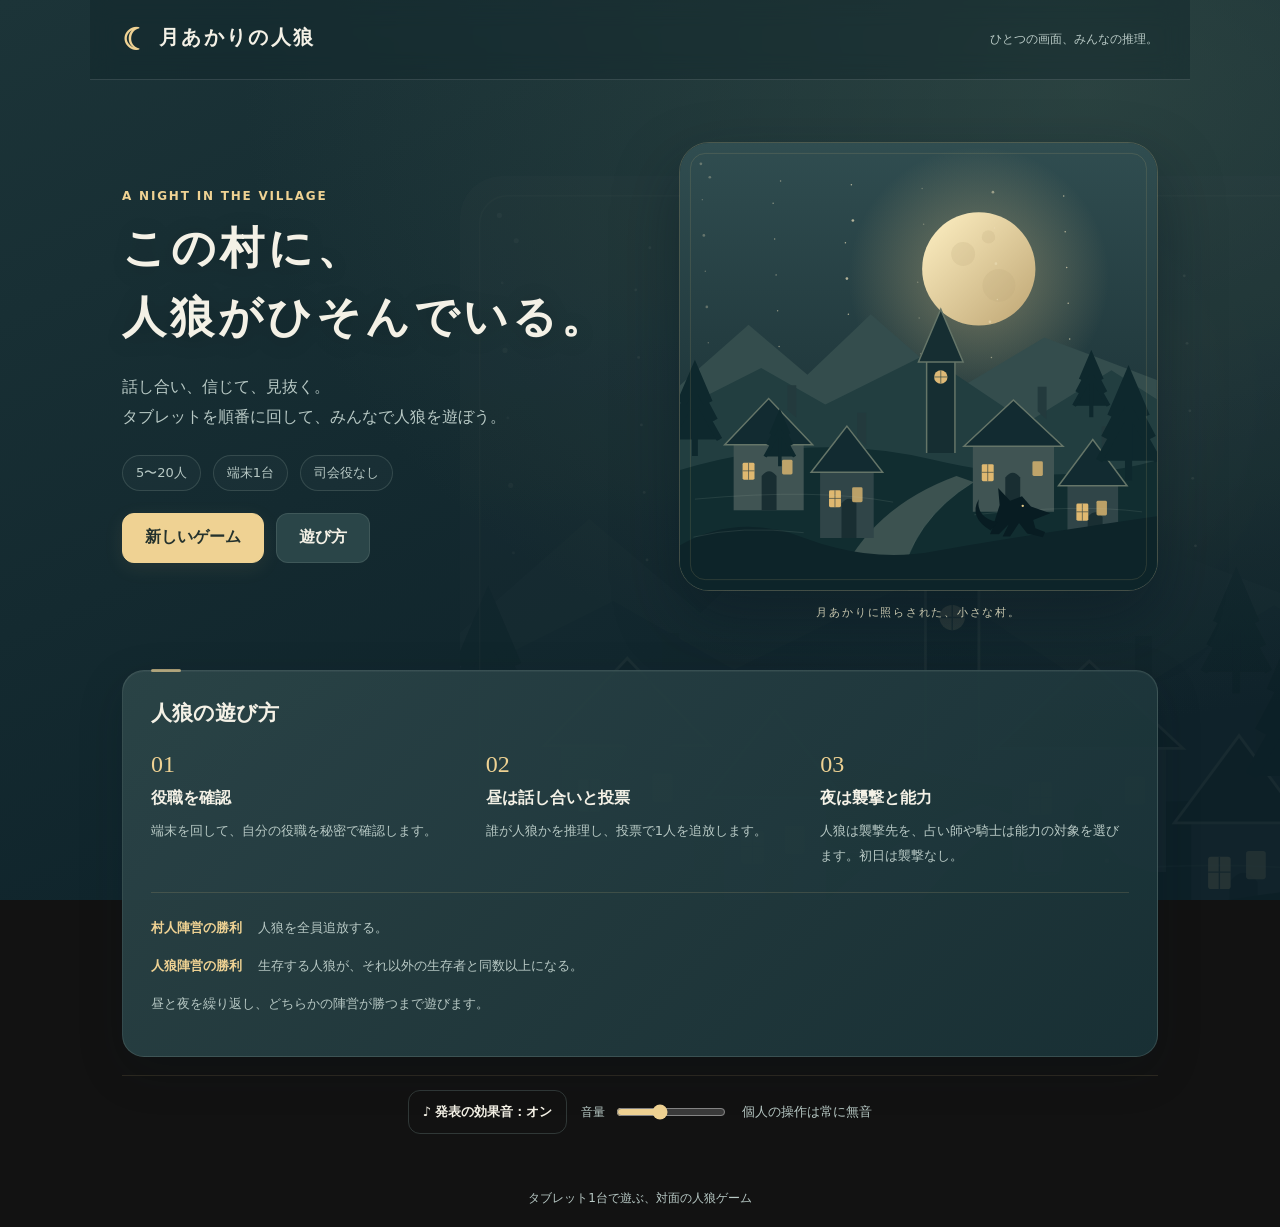
<file: src/index.html>
<!doctype html>
<html lang="ja"><head><meta charset="utf-8"><meta name="viewport" content="width=device-width,initial-scale=1"><meta name="theme-color" content="#172d30"><title>月あかりの人狼</title><link rel="stylesheet" href="style.css"></head>
<body><div class="ambient" aria-hidden="true"></div><header><a class="brand" href="./index.html"><span aria-hidden="true">☾</span> 月あかりの人狼</a><span class="tag">ひとつの画面、みんなの推理。</span></header><main id="app"></main><footer>タブレット1台で遊ぶ、対面の人狼ゲーム</footer><script src="engine.js"></script><script src="art.js"></script><script src="audio.js"></script><script src="game.js"></script></body></html>
</file>
<file: src/style.css>
:root{color-scheme:dark;--bg:#132629;--panel:#20383b;--line:#466062;--ink:#f4f1e6;--muted:#b8c9c5;--gold:#edcc88;--green:#b9dfcc}*{box-sizing:border-box}body{margin:0;color:var(--ink);background:radial-gradient(ellipse at 90% 0,#3c5553,transparent 50%),var(--bg);font-family:system-ui,'Yu Gothic',sans-serif;min-height:100vh;font-size:16px}header,main,footer{max-width:1100px;margin:auto;padding:22px 32px}header{display:flex;align-items:center;justify-content:space-between;border-bottom:1px solid #ffffff20}.brand{color:var(--ink);text-decoration:none;font-weight:750;font-size:20px;letter-spacing:.07em}.brand span{color:var(--gold);font-size:30px;vertical-align:middle}.tag,footer{font-size:12px;color:var(--muted)}footer{text-align:center;padding:20px}main{padding-top:30px}h1{font-size:clamp(28px,4vw,44px);line-height:1.4;margin:10px 0 20px;letter-spacing:.035em}h2{font-size:21px;margin:0 0 18px}h3{font-size:17px}.eyebrow{color:var(--gold);font-size:12px;letter-spacing:.15em;font-weight:700}.lead{color:var(--muted);line-height:1.9;max-width:650px}.panel{border:1px solid var(--line);background:#20383be6;border-radius:22px;padding:28px;margin:18px 0}.hero{display:grid;grid-template-columns:1.3fr .7fr;gap:28px;align-items:center;padding:35px 0}.moon{width:210px;height:210px;border-radius:50%;background:radial-gradient(circle at 30% 30%,#fff3c9,#d4b876);box-shadow:0 0 95px #edcc8830;position:relative;margin:auto}.moon:after{content:'';position:absolute;left:65px;top:-20px;width:180px;height:180px;background:#233a3c;border-radius:50%}.village{display:flex;justify-content:center;gap:8px;margin-top:24px;color:var(--gold);font-size:35px}.pills,.actions{display:flex;gap:12px;flex-wrap:wrap;margin:22px 0}.pill{font-size:13px;border:1px solid var(--line);border-radius:99px;padding:8px 13px;color:var(--muted)}button,.button{border:1px solid var(--line);background:#2a4548;color:var(--ink);min-height:50px;padding:13px 22px;border-radius:12px;font:inherit;font-weight:650;cursor:pointer;text-decoration:none;display:inline-flex;align-items:center;justify-content:center;gap:8px}button:hover{background:#36575a}button.primary{background:var(--gold);color:#24322d;border-color:var(--gold)}button.secondary{color:var(--green)}button:disabled{opacity:.4;cursor:default}button:focus-visible,input:focus-visible,select:focus-visible,summary:focus-visible{outline:3px solid var(--gold);outline-offset:3px}.wide{width:100%}.split{display:grid;grid-template-columns:1fr 1fr;gap:22px}.names{display:grid;grid-template-columns:1fr 1fr;gap:10px}label{display:block;color:var(--muted);font-size:14px}input,select{background:#152d30;color:var(--ink);border:1px solid var(--line);border-radius:10px;min-height:48px;padding:10px 12px;font:inherit;max-width:100%}input[type=text]{width:100%;margin-top:5px}.names label{display:flex;gap:9px;align-items:center}.names input{margin:0}.roles{display:grid;gap:10px}.role-row{display:flex;gap:12px;align-items:center;border-bottom:1px solid #ffffff12;padding:9px 0}.role-icon{font-size:29px;color:var(--gold);width:36px;text-align:center}.role-info{flex:1}.role-info strong{font-size:16px}.role-info small{display:block;color:var(--muted);font-size:12px;margin-top:4px;line-height:1.6}.stepper{display:flex;align-items:center;gap:10px}.stepper button{padding:0;min-width:48px;font-size:23px}.stepper output{min-width:18px;text-align:center}.special{font-size:11px;color:var(--green);margin-left:8px}.hint{font-size:13px;color:var(--muted);line-height:1.8}.notice{padding:14px 18px;border-left:3px solid var(--gold);background:#edcc8810;line-height:1.8;margin:18px 0}.error{color:#ffd0bf}.settings{display:grid;grid-template-columns:1fr 1fr;gap:18px;margin-top:20px}.settings select{display:block;width:100%;margin-top:8px}summary{cursor:pointer;color:var(--green);padding:10px 0;min-height:44px}details p{line-height:1.8;color:var(--muted)}.private{text-align:center;max-width:800px;margin:20px auto}.private .panel{border-color:#759384}.private-icon{font-size:66px;color:var(--gold);margin:8px}.role-title{font-size:42px;margin:8px}.secret-label{color:var(--green);font-size:12px;letter-spacing:.12em}.targets{display:grid;grid-template-columns:repeat(3,1fr);gap:12px;margin:22px 0}.targets button{flex-direction:column;min-height:76px;font-size:17px}.targets button.selected{border:2px solid var(--gold);background:#edcc881a}.targets small{color:var(--muted);font-size:11px}.players{display:flex;flex-wrap:wrap;gap:10px}.player{background:#152d30;border:1px solid var(--line);border-radius:12px;padding:13px 17px}.dead{opacity:.5;text-decoration:line-through}.timer{font-variant-numeric:tabular-nums;font-size:68px;color:var(--gold);letter-spacing:.03em;margin:10px 0}.center{text-align:center}.topline{display:flex;justify-content:space-between;gap:15px;align-items:center}.count{color:var(--gold);font-size:14px}table{border-collapse:collapse;width:100%;font-size:14px}td,th{text-align:left;border-bottom:1px solid var(--line);padding:13px 10px}th{color:var(--muted)}.scroll{overflow:auto}.log{line-height:1.9;color:var(--muted)}.subtle{font-size:13px;padding:10px 14px;min-height:44px;background:transparent}.hold{user-select:none;touch-action:none;min-width:260px}.hold.holding{background:var(--green);color:#17332a}.hidden{display:none}.save-status{color:#ffd0bf;font-size:13px}dialog{max-width:600px;width:90%;background:var(--panel);color:var(--ink);border:1px solid var(--line);border-radius:20px;padding:26px}dialog::backdrop{background:#061718d9}@media(max-width:750px){header,main,footer{padding-left:18px;padding-right:18px}.tag{display:none}.hero{grid-template-columns:1fr;padding-top:10px}.hero-art{display:none}.split{grid-template-columns:1fr}.panel{padding:20px}.targets{grid-template-columns:repeat(2,1fr)}.settings{grid-template-columns:1fr 1fr}.role-info small{font-size:11px}.stepper{gap:7px}.private{margin:0 auto}h1{font-size:30px}}@media(max-width:430px){.settings,.names{grid-template-columns:1fr}.role-row{gap:6px}.role-icon{width:25px;font-size:23px}.stepper button{min-width:44px}.timer{font-size:55px}}@media(prefers-reduced-motion:no-preference){.panel{animation:appear .18s ease-out}@keyframes appear{from{opacity:.5;transform:translateY(5px)}to{opacity:1;transform:none}}}
:root{--line:#64797660;--gold:#efd293}body{background:radial-gradient(ellipse at 85% 10%,#40595080,transparent 55%),linear-gradient(155deg,#1c3438,#0c2028 85%);background-attachment:fixed}.ambient{position:fixed;inset:0;z-index:-1;pointer-events:none;overflow:hidden}.ambient .village-scene{position:absolute;right:-80px;bottom:-120px;width:900px;opacity:.13;filter:saturate(.6)}header{background:#12262b70;backdrop-filter:blur(12px)}.brand{font-family:Georgia,'Yu Mincho',serif;letter-spacing:.12em}.hero{grid-template-columns:1.08fr 1fr;gap:40px;padding:32px 0}.hero h1{font-family:Georgia,'Yu Mincho',serif;font-size:clamp(36px,4.8vw,56px);font-weight:650;letter-spacing:.09em;line-height:1.55;text-shadow:0 3px 22px #0003}.hero-art{position:relative}.village-scene{width:100%;height:auto;display:block}.hero-art .village-scene{box-shadow:0 28px 65px #05151e66;border-radius:30px;border:1px solid #c7b78640}.art-caption{display:block;color:#c8c7ae;text-align:center;font-size:11px;letter-spacing:.16em;margin-top:14px}.panel{background:linear-gradient(135deg,#2c4548ec,#193237ee);box-shadow:0 15px 45px #04161a30,inset 0 1px #ffffff0b;position:relative}.panel:before{content:'';position:absolute;width:30px;height:3px;background:var(--gold);top:-2px;left:28px;border-radius:9px;opacity:.65}.role-row{padding:12px;border:1px solid #94ada220;border-radius:13px;background:linear-gradient(120deg,#35505250,#18303460)}.role-icon{width:54px;flex-shrink:0}.role-icon .role-illustration{width:52px;height:52px;display:block}.role-illustration{color:var(--gold);width:120px;height:120px}.role-card-art{position:relative;display:grid;place-items:center;margin:5px auto 15px;width:180px;height:180px;background:radial-gradient(circle,#edcc881c,transparent 70%)}.role-card-art:before{content:'';position:absolute;inset:5px;border:1px solid #edcc8830;transform:rotate(45deg);border-radius:18px}.role-card-art .role-illustration{width:145px;height:145px;filter:drop-shadow(0 4px 15px #eccb8540)}.role-title{font-family:'Yu Mincho',Georgia,serif;letter-spacing:.12em}.private .panel{border-color:#bba77560}.reading{border:1px solid #e6c78460;background:radial-gradient(ellipse at top,#dbc17d18,transparent),#10282e70;padding:24px;border-radius:16px;margin:20px 0}.reading .role-illustration{display:block;margin:14px auto;width:86px;height:86px}.reading h2{font-size:26px;color:#f3daaa}.seat-medallion{width:34px;height:34px;display:grid;place-items:center;border-radius:50%;color:var(--gold);border:1px solid #edd29970;background:#11282d;font-size:15px;font-family:Georgia,serif}.targets button{background:linear-gradient(145deg,#365256,#203c40);box-shadow:0 4px 12px #07191d25;padding:14px;min-height:105px}.targets button.selected{background:linear-gradient(145deg,#655f4560,#364b3c80);box-shadow:0 0 0 3px #edcc8810}.targets button.selected .seat-medallion{background:var(--gold);color:#21342f}.timer{font-family:Georgia,serif;text-shadow:0 0 40px #edcc8820}.split{align-items:start}.pill{background:#b3ccbd09}.primary{box-shadow:0 5px 20px #edcc8815}button{transition:background .15s,border-color .15s}h1{font-family:'Yu Mincho',Georgia,serif}.private-icon{background:radial-gradient(circle,#edcc8818,transparent 68%);width:100px;height:100px;display:grid;place-items:center;margin:10px auto}.players .player{background:linear-gradient(140deg,#304a4e,#183137)}@media(max-width:750px){.hero{grid-template-columns:1fr;gap:20px}.hero-art{display:block;order:-1;max-width:360px;width:100%;margin:auto}.hero-art .village-scene{max-height:260px;object-fit:cover;object-position:50% 40%}.hero-art .art-caption{display:none}.hero h1{font-size:34px}.role-icon{width:44px}.role-icon .role-illustration{width:42px;height:42px}.role-row{padding:8px}.role-card-art{width:155px;height:155px}}@media(max-width:430px){.hero-art .village-scene{max-height:210px}.hero h1{font-size:30px}.role-icon{width:35px}.role-icon .role-illustration{width:34px;height:34px}.role-info small{font-size:11px}.role-info strong{font-size:15px}.targets button{font-size:15px;min-height:98px}.reading{padding:18px}.reading h2{font-size:22px}}@media(prefers-reduced-motion:reduce){button{transition:none}}

.hero h1{font-size:clamp(32px,4vw,44px)}@media(max-width:430px){.hero h1{font-size:30px}}
.phase-track{display:flex;justify-content:center;gap:0;margin:0 0 24px;border-bottom:1px solid #d7c89a20;padding-bottom:14px}.phase-track span{font-size:12px;letter-spacing:.04em;color:#9fb7b0;padding:7px 17px;position:relative}.phase-track span+span:before{content:'›';position:absolute;left:-3px;color:#728d85}.phase-track .active{color:var(--gold);background:#edcc8810;border-radius:20px}.announcement{text-align:center;min-height:500px;display:flex;flex-direction:column;align-items:center;justify-content:center;padding:30px 12px;isolation:isolate;position:relative}.announcement .lead{margin:0 auto 28px}.announcement h1{font-size:clamp(27px,4vw,38px)}.reveal-orbit{position:relative;width:130px;height:130px;display:grid;place-items:center;border-radius:50%;margin-bottom:25px;background:radial-gradient(circle,#edcc8825,transparent 70%);border:1px solid #edcc8840}.reveal-orbit:before,.reveal-orbit:after{content:'';position:absolute;inset:-12px;border:1px dashed #edcc8840;border-radius:50%}.reveal-orbit:after{inset:14px;border-style:solid;border-color:#edcc8825}.reveal-orbit span{color:var(--gold);font-size:65px}.sunrise:before{content:'';position:absolute;inset:0;z-index:-1;background:radial-gradient(ellipse at center,#eac58426,transparent 65%)}.ballot .reveal-orbit{border-radius:20px;background:linear-gradient(140deg,#385356,#1a3439);box-shadow:0 15px 40px #06181d80}.ballot .reveal-orbit:before{border-radius:28px;inset:-8px;border-style:solid}.ballot .reveal-orbit:after{display:none}.announcement-result{padding:30px 40px}.announcement-symbol{font-size:45px;color:var(--gold);margin:2px 0 15px}.gm-story{color:#d0d6c9;font-size:16px;line-height:2;max-width:680px;margin:12px auto 22px}.verdict{font-family:'Yu Mincho',Georgia,serif;font-size:clamp(24px,3.4vw,34px);color:var(--gold);line-height:1.8;border-top:1px solid #edcc8830;border-bottom:1px solid #edcc8830;padding:24px 8px;overflow-wrap:anywhere}.gm-guide{line-height:1.9;color:var(--muted);font-size:14px;max-width:700px;margin:20px auto}.announcement-result.loss{background:radial-gradient(ellipse at top,#88695018,transparent 70%),linear-gradient(135deg,#2c4548ec,#193237ee)}.announcement-result.peace{background:radial-gradient(ellipse at top,#dbc48020,transparent 70%),linear-gradient(135deg,#2c4548ec,#193237ee)}.announcement-result.tie .verdict{color:var(--green)}.timer-cue{min-height:46px;line-height:1.8;font-size:13px;color:var(--gold)}.time-up{color:#f1b98c}@media(prefers-reduced-motion:no-preference){.reveal-orbit:before{animation:orbit 9s linear infinite}.reveal-orbit span{animation:breathe 1.4s ease-in-out infinite}.sunrise:before{animation:dawn 2.6s ease-out forwards}.ballot .reveal-orbit{animation:unseal 2.6s ease-in-out forwards}.announcement-result .verdict{animation:verdict .5s ease-out}@keyframes orbit{to{transform:rotate(360deg)}}@keyframes breathe{50%{opacity:.6;transform:scale(.96)}}@keyframes dawn{from{opacity:0;transform:scale(.6)}to{opacity:1;transform:scale(1.1)}}@keyframes unseal{0%{transform:translateY(12px);opacity:.4}60%{transform:translateY(0);opacity:1}100%{transform:translateY(-6px);box-shadow:0 0 65px #edcc8830}}@keyframes verdict{from{opacity:0;transform:translateY(10px)}to{opacity:1;transform:none}}}@media(max-width:600px){.phase-track span{padding:7px 10px;font-size:11px}.announcement-result{padding:24px 18px}.announcement{min-height:420px}.gm-story{font-size:14px}.gm-guide{font-size:13px}.verdict{padding:20px 0}.announcement h1{font-size:25px}}
.audio-controls{display:flex;align-items:center;justify-content:center;gap:14px;flex-wrap:wrap;padding:14px 0;margin-top:12px;border-top:1px solid #edcc8820}.audio-controls label{display:flex;align-items:center;gap:9px;font-size:12px}.audio-controls input{min-height:32px;width:110px;padding:0;accent-color:var(--gold)}@media(max-width:600px){.audio-controls{gap:10px}.audio-controls .hint{width:100%;text-align:center}}

.target-confirmation{min-height:32px;color:var(--muted);line-height:1.8;font-size:14px;margin:4px 0 20px}.target-confirmation strong{color:var(--gold)}.targets button{min-width:0;overflow-wrap:anywhere}

.rule-steps{display:grid;grid-template-columns:repeat(3,1fr);gap:26px;margin:24px 0}.rule-number{font-family:Georgia,serif;color:var(--gold);font-size:24px}.rule-steps h3{margin:10px 0;font-size:16px}.rule-steps p{font-size:13px;color:var(--muted);line-height:1.9;margin:0}.rule-victory{border-top:1px solid #edcc8825;padding-top:10px}.rule-victory p{font-size:13px;line-height:1.9;color:var(--muted)}.rule-victory strong{color:var(--gold);display:inline-block;margin-right:12px}@media(max-width:600px){.rule-steps{grid-template-columns:1fr;gap:18px}.rule-steps>div{padding-left:42px;position:relative}.rule-number{position:absolute;left:0;top:7px}.rule-victory strong{display:block}}
</file>
